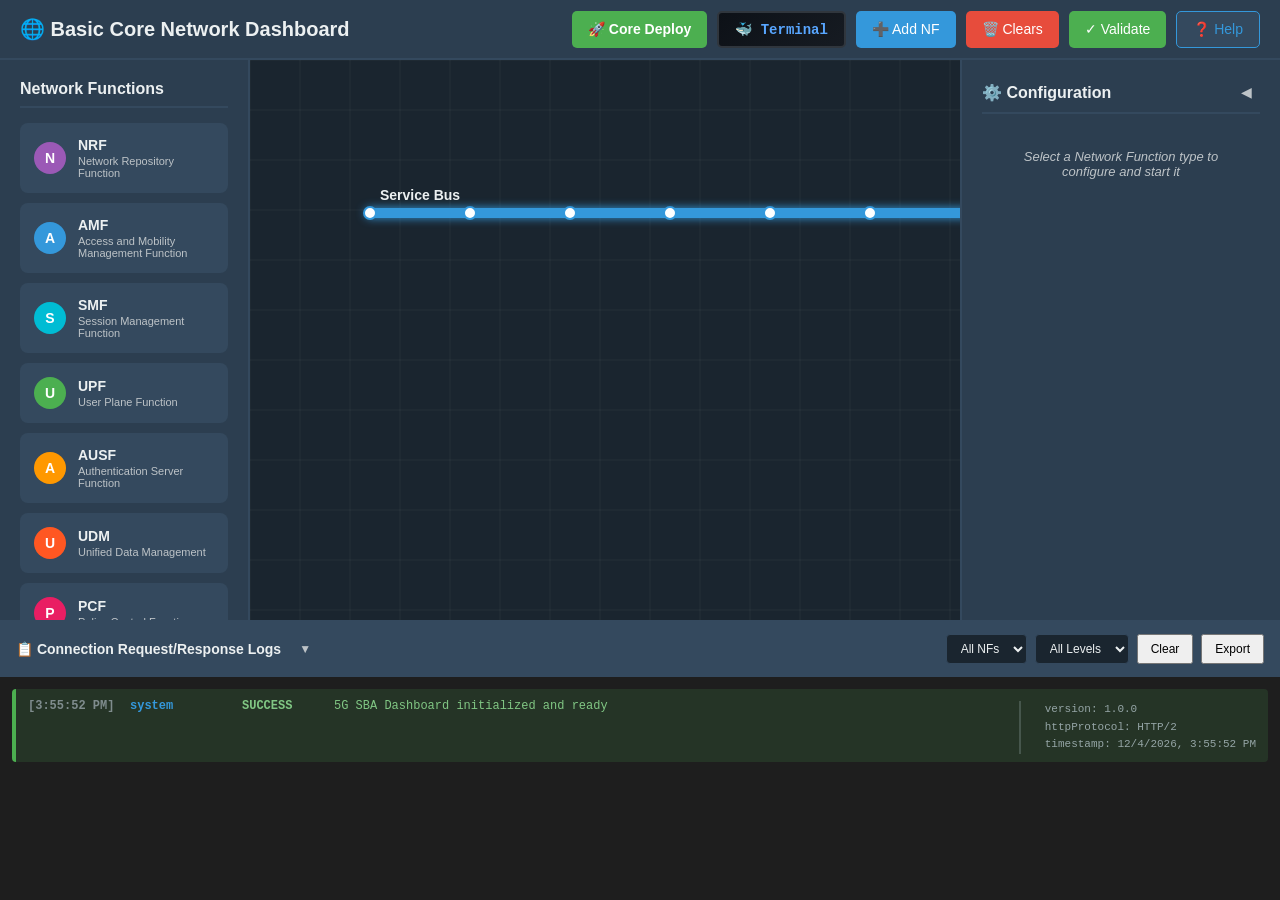
<file: simulation/index.html>
<!DOCTYPE html>
<html lang="en">

<head>
    <meta charset="UTF-8">
    <meta name="viewport" content="width=device-width, initial-scale=1.0">
    <title>5G SBA Network Dashboard</title>
    <link rel="stylesheet" href="css/main.css?v=4">
</head>

<body>
    <!-- Main Container -->
    <div class="dashboard-container">

        <!-- Top Toolbar -->
        <div class="toolbar">
            <div class="toolbar-left">
                <h1>🌐 Basic Core Network Dashboard</h1>
            </div>
            <div class="toolbar-right">
                <button id="btn-core-deploy" class="btn btn-success">🚀 Core Deploy</button>
                <!-- Main Docker Terminal (controls NFs by command) -->
                <button id="btn-docker-terminal" class="btn btn-docker-terminal" title="Open Main Docker Terminal">🐳 Terminal</button>
                <!-- Main action buttons -->
                <button id="btn-add-nf" class="btn btn-primary">➕ Add NF</button>
                <button id="btn-clear" class="btn btn-danger">🗑️ Clears</button>
                <button id="btn-validate" class="btn btn-info">✓ Validate</button>
                <button id="btn-help" class="btn btn-secondary">❓ Help</button>
            </div>
        </div>


        <!-- Main Content Area -->
        <div class="main-content">

            <!-- Left Sidebar - NF Palette -->
            <div class="sidebar-left">
                <h3>Network Functions</h3>
                <div class="nf-palette">
                    <!-- NF types will be dynamically added here -->
                </div>

                <div class="connection-controls">
                    <h3>Create Connection</h3>
                    <button id="btn-select-source" class="btn btn-block">Select Source</button>
                    <button id="btn-select-destination" class="btn btn-block" disabled>Select Destination</button>
                    <button id="btn-cancel-connection" class="btn btn-block btn-cancel"
                        style="display:none;">Cancel</button>
                </div>
            </div>

            <!-- Center Canvas Area -->
            <div class="canvas-container">
                <canvas id="main-canvas"></canvas>

                <!-- Canvas overlay messages -->
                <div id="canvas-message" class="canvas-message"></div>
            </div>

            <!-- Right Sidebar - Configuration Panel -->
            <div class="sidebar-right">
                <div id="config-panel" class="config-panel">
                    <div class="config-panel-header">
                        <h3>⚙️ Configuration</h3>
                        <button id="btn-toggle-config" class="btn-toggle-config" title="Hide/Show Configuration Panel (Ctrl+K)">
                            <span id="config-toggle-icon">◀</span>
                        </button>
                    </div>
                    <!-- Configuration form will be dynamically inserted here -->
                    <div id="config-form">
                        <p class="hint">Select a Network Function type to configure and start it</p>
                    </div>
                </div>
            </div>

        </div>

        <!-- Bottom Log Panel -->
        <div class="log-panel" id="log-panel">
            <div class="log-panel-header">
                <div class="log-header-left">
                    <h3>📋 Connection Request/Response Logs</h3>
                    <button id="btn-toggle-logs" class="btn-toggle-logs" title="Hide/Show Logs (Ctrl+L)">
                        <span id="toggle-icon">▼</span>
                    </button>
                </div>
                <div class="log-controls">
                    <select id="log-filter-nf">
                        <option value="all">All NFs</option>
                    </select>
                    <select id="log-filter-level">
                        <option value="all">All Levels</option>
                        <option value="ERROR">Errors</option>
                        <option value="WARNING">Warnings</option>
                        <option value="INFO">Info</option>
                        <option value="SUCCESS">Success</option>
                    </select>
                    <button id="btn-clear-logs" class="btn-small">Clear</button>
                    <button id="btn-export-logs" class="btn-small">Export</button>
                </div>
            </div>
            <div id="log-content" class="log-content">
                <!-- Logs will be dynamically added here -->
            </div>
        </div>

    </div>

    <!-- Modal for Adding NF -->
    <div id="add-nf-modal" class="modal" style="display:none;">
        <div class="modal-content">
            <h2>Select Network Function Type</h2>
            <div id="nf-grid" class="nf-grid">
                <!-- NF selection buttons will be added here -->
            </div>
            <button id="modal-cancel" class="btn btn-secondary">Cancel</button>
        </div>
    </div>

    <!-- Hidden file input for loading topology -->
    <input type="file" id="file-input-topology" accept=".json" style="display: none;">

    <!-- Help Modal -->
    <div id="help-modal" class="modal" style="display:none;">
        <div class="modal-content help-modal-content">
            <h2>📚 5G Service-Based Architecture Guide</h2>
            <div class="help-content">
                <div class="help-section">
                    <h3>🐳 Method 1: Terminal Deployment</h3>
                    <ol class="help-steps">
                        <li>Open the SBA Dashboard and click the <strong>Terminal</strong> button.</li>
                        <li>Run <code>docker compose -f docker-compose.yml up -d</code> to deploy all NFs.</li>
                        <li>Verify network creation using <code>docker network ls</code>.</li>
                        <li>Check NF IP allocation using <code>docker network inspect oaiworkshop</code>.</li>
                        <li>Stop all NFs using <code>docker compose -f docker-compose.yml down</code>.</li>
                    </ol>
                </div>
                <div class="help-section">
                    <h3>🖱️ Method 2: Manual NF Configuration</h3>
                    <ol class="help-steps">
                        <li>Select an NF from the dashboard to configure manually.</li>
                        <li>Enter IP, port, and protocol, then click <strong>Start NF</strong>.</li>
                        <li>Wait a few seconds for the NF to stabilize and connect.</li>
                        <li>Repeat the process to start all required NFs.</li>
                    </ol>
                </div>
                <div class="help-section">
                    <h3>🚀 Method 3: One-Click Core Deploy</h3>
                    <ol class="help-steps">
                        <li>Use <strong>Core Deploy</strong> button for one-click deployment of all NFs.</li>
                        <li>Check logs to confirm all NFs are started and connected.</li>
                    </ol>
                </div>
                <div class="help-section">
                    <h3>📡 Connectivity Test</h3>
                    <ol class="help-steps">
                        <li>Open an NF terminal and run <code>ping &lt;Target_NF_IP&gt;</code> to test connectivity.</li>
                        <li>Ensure replies with 0% packet loss to confirm stable communication.</li>
                    </ol>
                </div>
                <div class="help-section" style="margin-top:16px; padding:12px; background:#1a252f; border-radius:8px; text-align:center;">
                    <a>For More Detailes</a><a href="../procedure.html" target="_blank" style="color:#4fc3f7; font-size:15px; text-decoration:none;">
                        📄 View Full Procedures 
                    </a>
                </div>
            </div>
            <button id="help-close" class="btn btn-primary btn-block">Close</button>
        </div>
    </div>

    <!-- Load all JavaScript files in correct order -->
    <script src="js/data-store.js?v=4"></script>
    <script src="js/nf-manager.js?v=4"></script>
    <script src="js/connection-manager.js?v=4"></script>
    <script src="js/bus-manager.js?v=4"></script>
    <script src="js/ping-manager.js?v=4"></script>
    <script src="js/log-engine.js?v=4"></script>
    <script src="js/canvas-renderer.js?v=4"></script>
    <script src="js/docker.js?v=4"></script>
    <script src="js/ui-controller.js?v=4"></script>
    <script src="js/app.js?v=4"></script>
<script src="../assets/js/iframeResize.js"></script>
        
        </body>

</html>
</file>
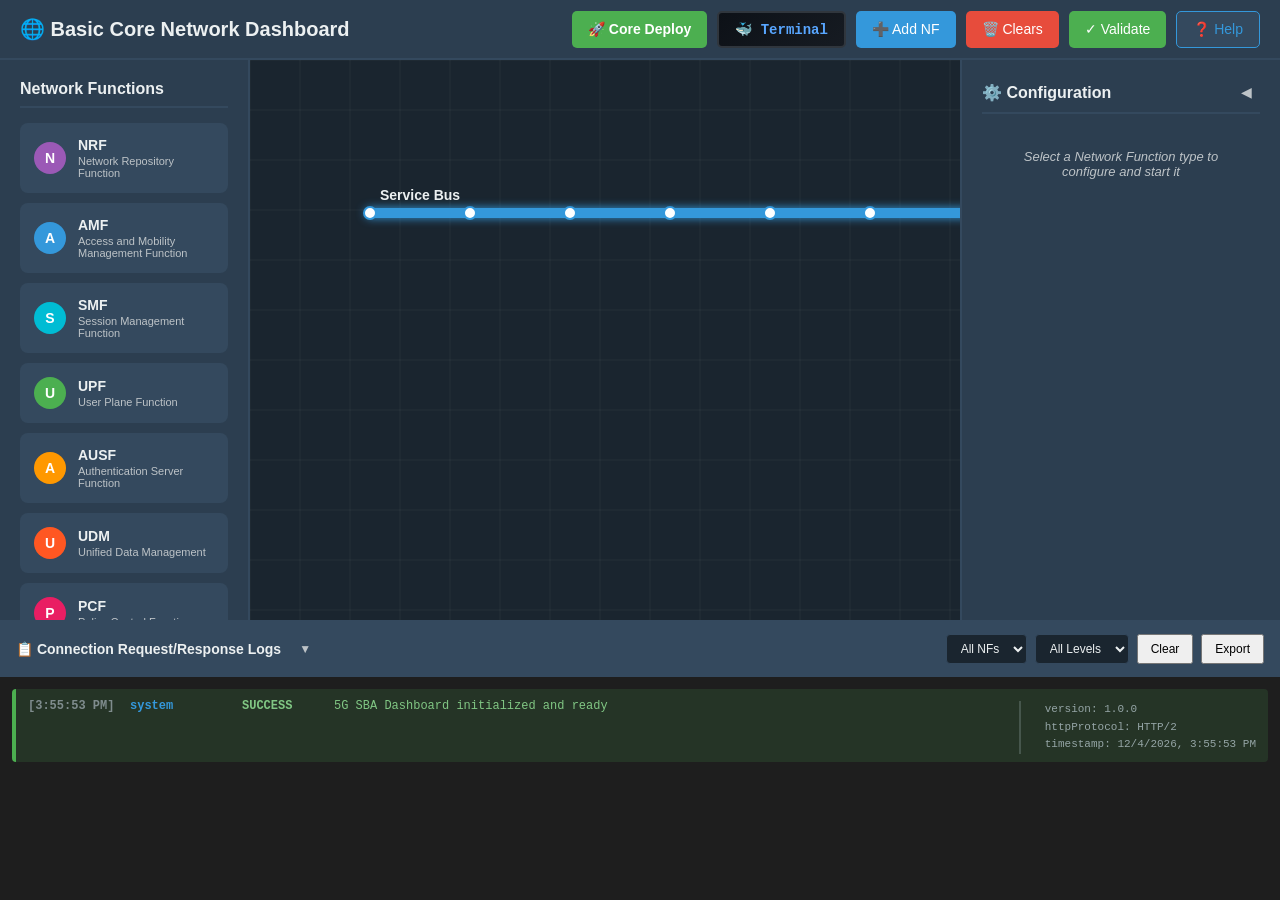
<file: experiment/simulation/index.html>
<!DOCTYPE html>
<html lang="en">

<head>
    <meta charset="UTF-8">
    <meta name="viewport" content="width=device-width, initial-scale=1.0">
    <title>5G SBA Network Dashboard</title>
    <link rel="stylesheet" href="css/main.css?v=4">
</head>

<body>
    <!-- Main Container -->
    <div class="dashboard-container">

        <!-- Top Toolbar -->
        <div class="toolbar">
            <div class="toolbar-left">
                <h1>🌐 Basic Core Network Dashboard</h1>
            </div>
            <div class="toolbar-right">
                <button id="btn-core-deploy" class="btn btn-success">🚀 Core Deploy</button>
                <!-- Main Docker Terminal (controls NFs by command) -->
                <button id="btn-docker-terminal" class="btn btn-docker-terminal" title="Open Main Docker Terminal">🐳 Terminal</button>
                <!-- Main action buttons -->
                <button id="btn-add-nf" class="btn btn-primary">➕ Add NF</button>
                <button id="btn-clear" class="btn btn-danger">🗑️ Clears</button>
                <button id="btn-validate" class="btn btn-info">✓ Validate</button>
                <button id="btn-help" class="btn btn-secondary">❓ Help</button>
            </div>
        </div>


        <!-- Main Content Area -->
        <div class="main-content">

            <!-- Left Sidebar - NF Palette -->
            <div class="sidebar-left">
                <h3>Network Functions</h3>
                <div class="nf-palette">
                    <!-- NF types will be dynamically added here -->
                </div>

                <div class="connection-controls">
                    <h3>Create Connection</h3>
                    <button id="btn-select-source" class="btn btn-block">Select Source</button>
                    <button id="btn-select-destination" class="btn btn-block" disabled>Select Destination</button>
                    <button id="btn-cancel-connection" class="btn btn-block btn-cancel"
                        style="display:none;">Cancel</button>
                </div>
            </div>

            <!-- Center Canvas Area -->
            <div class="canvas-container">
                <canvas id="main-canvas"></canvas>

                <!-- Canvas overlay messages -->
                <div id="canvas-message" class="canvas-message"></div>
            </div>

            <!-- Right Sidebar - Configuration Panel -->
            <div class="sidebar-right">
                <div id="config-panel" class="config-panel">
                    <div class="config-panel-header">
                        <h3>⚙️ Configuration</h3>
                        <button id="btn-toggle-config" class="btn-toggle-config" title="Hide/Show Configuration Panel (Ctrl+K)">
                            <span id="config-toggle-icon">◀</span>
                        </button>
                    </div>
                    <!-- Configuration form will be dynamically inserted here -->
                    <div id="config-form">
                        <p class="hint">Select a Network Function type to configure and start it</p>
                    </div>
                </div>
            </div>

        </div>

        <!-- Bottom Log Panel -->
        <div class="log-panel" id="log-panel">
            <div class="log-panel-header">
                <div class="log-header-left">
                    <h3>📋 Connection Request/Response Logs</h3>
                    <button id="btn-toggle-logs" class="btn-toggle-logs" title="Hide/Show Logs (Ctrl+L)">
                        <span id="toggle-icon">▼</span>
                    </button>
                </div>
                <div class="log-controls">
                    <select id="log-filter-nf">
                        <option value="all">All NFs</option>
                    </select>
                    <select id="log-filter-level">
                        <option value="all">All Levels</option>
                        <option value="ERROR">Errors</option>
                        <option value="WARNING">Warnings</option>
                        <option value="INFO">Info</option>
                        <option value="SUCCESS">Success</option>
                    </select>
                    <button id="btn-clear-logs" class="btn-small">Clear</button>
                    <button id="btn-export-logs" class="btn-small">Export</button>
                </div>
            </div>
            <div id="log-content" class="log-content">
                <!-- Logs will be dynamically added here -->
            </div>
        </div>

    </div>

    <!-- Modal for Adding NF -->
    <div id="add-nf-modal" class="modal" style="display:none;">
        <div class="modal-content">
            <h2>Select Network Function Type</h2>
            <div id="nf-grid" class="nf-grid">
                <!-- NF selection buttons will be added here -->
            </div>
            <button id="modal-cancel" class="btn btn-secondary">Cancel</button>
        </div>
    </div>

    <!-- Hidden file input for loading topology -->
    <input type="file" id="file-input-topology" accept=".json" style="display: none;">

    <!-- Help Modal -->
    <div id="help-modal" class="modal" style="display:none;">
        <div class="modal-content help-modal-content">
            <h2>📚 5G Service-Based Architecture Guide</h2>
            <div class="help-content">
                <div class="help-section">
                    <h3>🐳 Method 1: Terminal Deployment</h3>
                    <ol class="help-steps">
                        <li>Open the SBA Dashboard and click the <strong>Terminal</strong> button.</li>
                        <li>Run <code>docker compose -f docker-compose.yml up -d</code> to deploy all NFs.</li>
                        <li>Verify network creation using <code>docker network ls</code>.</li>
                        <li>Check NF IP allocation using <code>docker network inspect oaiworkshop</code>.</li>
                        <li>Stop all NFs using <code>docker compose -f docker-compose.yml down</code>.</li>
                    </ol>
                </div>
                <div class="help-section">
                    <h3>🖱️ Method 2: Manual NF Configuration</h3>
                    <ol class="help-steps">
                        <li>Select an NF from the dashboard to configure manually.</li>
                        <li>Enter IP, port, and protocol, then click <strong>Start NF</strong>.</li>
                        <li>Wait a few seconds for the NF to stabilize and connect.</li>
                        <li>Repeat the process to start all required NFs.</li>
                    </ol>
                </div>
                <div class="help-section">
                    <h3>🚀 Method 3: One-Click Core Deploy</h3>
                    <ol class="help-steps">
                        <li>Use <strong>Core Deploy</strong> button for one-click deployment of all NFs.</li>
                        <li>Check logs to confirm all NFs are started and connected.</li>
                    </ol>
                </div>
                <div class="help-section">
                    <h3>📡 Connectivity Test</h3>
                    <ol class="help-steps">
                        <li>Open an NF terminal and run <code>ping &lt;Target_NF_IP&gt;</code> to test connectivity.</li>
                        <li>Ensure replies with 0% packet loss to confirm stable communication.</li>
                    </ol>
                </div>
                <div class="help-section" style="margin-top:16px; padding:12px; background:#1a252f; border-radius:8px; text-align:center;">
                    <a>For More Detailes</a><a href="../procedure.html" target="_blank" style="color:#4fc3f7; font-size:15px; text-decoration:none;">
                        📄 View Full Procedures 
                    </a>
                </div>
            </div>
            <button id="help-close" class="btn btn-primary btn-block">Close</button>
        </div>
    </div>

    <!-- Load all JavaScript files in correct order -->
    <script src="js/data-store.js?v=4"></script>
    <script src="js/nf-manager.js?v=4"></script>
    <script src="js/connection-manager.js?v=4"></script>
    <script src="js/bus-manager.js?v=4"></script>
    <script src="js/ping-manager.js?v=4"></script>
    <script src="js/log-engine.js?v=4"></script>
    <script src="js/canvas-renderer.js?v=4"></script>
    <script src="js/docker.js?v=4"></script>
    <script src="js/ui-controller.js?v=4"></script>
    <script src="js/app.js?v=4"></script>
</body>

</html>
</file>
<file: simulation/css/main.css>
/* ============================================
   5G SBA Dashboard Styles
   ============================================ */

/* CSS Variables for theming */
:root {
    --bg-primary: #1a252f;
    --bg-secondary: #2c3e50;
    --bg-tertiary: #34495e;
    --text-primary: #ecf0f1;
    --text-secondary: #bdc3c7;
    --border-color: #34495e;
    --accent-blue: #3498db;
    --accent-green: #4caf50;
    --accent-red: #e74c3c;
    --accent-orange: #ff9800;
    --accent-purple: #9b59b6;
}

/* Global Reset */
* {
    margin: 0;
    padding: 0;
    box-sizing: border-box;
}

body {
    font-family: 'Segoe UI', Tahoma, Geneva, Verdana, sans-serif;
    background: var(--bg-primary);
    color: var(--text-primary);
    overflow: hidden;
}

/* ============================================
   Dashboard Container
   ============================================ */
.dashboard-container {
    display: flex;
    flex-direction: column;
    height: 100vh;
    width: 100vw;
}

/* ============================================
   Toolbar (Top Bar)
   ============================================ */
.toolbar {
    background: var(--bg-secondary);
    border-bottom: 2px solid var(--border-color);
    padding: 12px 20px;
    display: flex;
    justify-content: space-between;
    align-items: center;
    height: 60px;
}

.toolbar-left h1 {
    font-size: 20px;
    font-weight: 600;
    color: var(--text-primary);
}

.toolbar-right {
    display: flex;
    gap: 10px;
}

/* ============================================
   Buttons
   ============================================ */
.btn {
    padding: 8px 16px;
    border: none;
    border-radius: 5px;
    font-size: 14px;
    font-weight: 500;
    cursor: pointer;
    transition: all 0.3s ease;
    outline: none;
}

.btn:hover {
    transform: translateY(-2px);
    box-shadow: 0 4px 8px rgba(0, 0, 0, 0.3);
}

.btn:active {
    transform: translateY(0);
}

.btn-primary {
    background: var(--accent-blue);
    color: white;
}

.btn-secondary {
    background: var(--bg-tertiary);
    color: var(--text-primary);
}

.btn-danger {
    background: var(--accent-red);
    color: white;
}

.btn-info {
    background: var(--accent-green);
    color: white;
}

.btn-warning {
    background: var(--accent-orange);
    color: white;
}

.btn-block {
    width: 100%;
    margin-bottom: 8px;
}

.btn-small {
    padding: 6px 12px;
    font-size: 12px;
}

.btn-cancel {
    background: var(--accent-orange);
    color: white;
}

button:disabled {
    opacity: 0.5;
    cursor: not-allowed;
}

/* ============================================
   Main Content Area
   ============================================ */
.main-content {
    display: flex;
    flex: 1;
    overflow: hidden;
}

/* ============================================
   Left Sidebar (NF Palette)
   ============================================ */
.sidebar-left {
    width: 250px;
    background: var(--bg-secondary);
    border-right: 2px solid var(--border-color);
    padding: 20px;
    overflow-y: auto;
}

.sidebar-left h3 {
    font-size: 16px;
    margin-bottom: 15px;
    color: var(--text-primary);
    border-bottom: 2px solid var(--border-color);
    padding-bottom: 8px;
}

.nf-palette {
    display: flex;
    flex-direction: column;
    gap: 10px;
    margin-bottom: 30px;
}

.nf-palette-item {
    padding: 12px;
    background: var(--bg-tertiary);
    border-radius: 8px;
    border: 2px solid transparent;
    cursor: pointer;
    transition: all 0.3s ease;
    display: flex;
    align-items: center;
    gap: 12px;
}

.nf-palette-item:hover {
    border-color: var(--accent-blue);
    transform: translateX(5px);
}

.nf-icon-small {
    width: 32px;
    height: 32px;
    border-radius: 50%;
    display: flex;
    align-items: center;
    justify-content: center;
    font-weight: bold;
    font-size: 14px;
    color: white;
}

.nf-palette-item .nf-label {
    flex: 1;
}

.nf-palette-item .nf-name {
    font-weight: 600;
    font-size: 14px;
}

.nf-palette-item .nf-desc {
    font-size: 11px;
    color: var(--text-secondary);
    margin-top: 2px;
}

/* Connection Controls */
.connection-controls {
    margin-top: 20px;
}

/* ============================================
   Canvas Container (Center)
   ============================================ */
.canvas-container {
    flex: 1;
    background: var(--bg-primary);
    position: relative;
    overflow: hidden;
    display: flex;
    flex-direction: column;
}

#main-canvas {
    width: 100%;
    height: 100%;
    display: block;
    cursor: default;
    flex: 1;
}

.canvas-message {
    position: absolute;
    top: 20px;
    left: 50%;
    transform: translateX(-50%);
    background: rgba(52, 152, 219, 0.9);
    color: white;
    padding: 12px 24px;
    border-radius: 8px;
    font-size: 14px;
    font-weight: 500;
    display: none;
    z-index: 10;
    animation: fadeIn 0.3s ease;
}

.canvas-message.show {
    display: block;
}

@keyframes fadeIn {
    from { opacity: 0; transform: translateX(-50%) translateY(-10px); }
    to { opacity: 1; transform: translateX(-50%) translateY(0); }
}

/* ============================================
   Right Sidebar (Configuration Panel)
   ============================================ */
.sidebar-right {
    width: 320px;
    background: var(--bg-secondary);
    border-left: 2px solid var(--border-color);
    padding: 20px;
    overflow-y: auto;
}

/* Config panel h3 styles moved to .config-panel-header h3 */

.hint {
    color: var(--text-secondary);
    font-size: 13px;
    font-style: italic;
    text-align: center;
    padding: 20px;
}

#config-form {
    display: flex;
    flex-direction: column;
    gap: 15px;
}

.form-group {
    display: flex;
    flex-direction: column;
    gap: 6px;
}

.form-group label {
    font-size: 13px;
    font-weight: 500;
    color: var(--text-secondary);
}

.form-group input,
.form-group select {
    padding: 10px;
    background: var(--bg-tertiary);
    border: 1px solid var(--border-color);
    border-radius: 5px;
    color: var(--text-primary);
    font-size: 14px;
}

.form-group input:focus,
.form-group select:focus {
    outline: none;
    border-color: var(--accent-blue);
}

/* Configuration Panel Header and Toggle */
.config-panel-header {
    display: flex;
    justify-content: space-between;
    align-items: center;
    margin-bottom: 15px;
    padding-bottom: 8px;
    border-bottom: 2px solid var(--border-color);
}

.config-panel-header h3 {
    font-size: 16px;
    margin: 0;
    color: var(--text-primary);
}

.btn-toggle-config {
    background: none;
    border: none;
    color: var(--text-secondary);
    cursor: pointer;
    padding: 4px 8px;
    border-radius: 4px;
    font-size: 14px;
    transition: all 0.2s ease;
    min-width: 24px;
    text-align: center;
}

.btn-toggle-config:hover {
    background: var(--bg-primary);
    color: var(--text-primary);
}

/* Configuration Panel Collapsed State */
.sidebar-right.collapsed {
    width: 40px;
    padding: 20px 8px;
    transition: width 0.3s ease, padding 0.3s ease;
}

.sidebar-right.collapsed .config-panel-header h3 {
    display: none;
}

.sidebar-right.collapsed #config-form {
    display: none;
}

.sidebar-right.collapsed .btn-toggle-config {
    transform: rotate(180deg);
}

/* ============================================
   Log Panel (Bottom)
   ============================================ */
.log-panel {
    height: 280px;
    background: var(--bg-secondary);
    border-top: 2px solid var(--border-color);
    display: flex;
    flex-direction: column;
    transition: height 0.3s ease;
}

.log-panel.collapsed {
    height: 45px;
}

.log-panel-header {
    padding: 12px 16px;
    background: var(--bg-tertiary);
    border-bottom: 1px solid var(--border-color);
    display: flex;
    justify-content: space-between;
    align-items: center;
    min-height: 45px;
}

.log-header-left {
    display: flex;
    align-items: center;
    gap: 10px;
}

.log-panel-header h3 {
    font-size: 14px;
    font-weight: 600;
    margin: 0;
}

.btn-toggle-logs {
    background: none;
    border: none;
    color: var(--text-secondary);
    cursor: pointer;
    padding: 4px 8px;
    border-radius: 4px;
    font-size: 12px;
    transition: all 0.2s ease;
}

.btn-toggle-logs:hover {
    background: var(--bg-primary);
    color: var(--text-primary);
}

.log-content {
    flex: 1;
    overflow-y: auto;
    transition: opacity 0.3s ease;
}

.log-panel.collapsed .log-content {
    opacity: 0;
    pointer-events: none;
}

.log-panel.collapsed .log-controls {
    opacity: 0.5;
    pointer-events: none;
}

.log-controls {
    display: flex;
    gap: 8px;
    align-items: center;
}

.log-controls select {
    padding: 6px 10px;
    background: var(--bg-primary);
    border: 1px solid var(--border-color);
    border-radius: 4px;
    color: var(--text-primary);
    font-size: 12px;
}

.log-content {
    flex: 1;
    padding: 12px;
    overflow-y: auto;
    font-family: 'Courier New', 'Consolas', monospace;
    font-size: 12px;
    line-height: 1.6;
    background: #1e1e1e;
}

/* Log Entry Styles */
.log-entry {
    padding: 8px 12px;
    margin-bottom: 6px;
    border-left: 4px solid;
    border-radius: 4px;
    display: flex;
    gap: 12px;
    animation: slideIn 0.3s ease;
    font-family: 'Courier New', monospace;
}

@keyframes slideIn {
    from {
        opacity: 0;
        transform: translateX(-20px);
    }
    to {
        opacity: 1;
        transform: translateX(0);
    }
}

.log-entry.ERROR {
    background: rgba(231, 76, 60, 0.15);
    border-left-color: #e74c3c;
    color: #ff6b6b;
}

.log-entry.WARNING {
    background: rgba(255, 152, 0, 0.15);
    border-left-color: #ff9800;
    color: #ffa726;
}

.log-entry.INFO {
    background: rgba(52, 152, 219, 0.15);
    border-left-color: #3498db;
    color: #74b9ff;
}

.log-entry.SUCCESS {
    background: rgba(76, 175, 80, 0.15);
    border-left-color: #4caf50;
    color: #81c784;
}

.log-entry.DEBUG {
    background: rgba(149, 165, 166, 0.1);
    border-left-color: #95a5a6;
    color: #bdc3c7;
}

.log-timestamp {
    color: #7f8c8d;
    min-width: 90px;
    font-weight: 600;
}

.log-nf-name {
    color: #3498db;
    font-weight: bold;
    min-width: 100px;
}

.log-level {
    font-weight: bold;
    min-width: 80px;
}

.log-message {
    flex: 1;
    color: inherit;
}

.log-details {
    font-size: 11px;
    color: #95a5a6;
    margin-top: 4px;
    padding-left: 24px;
    border-left: 2px solid rgba(149, 165, 166, 0.3);
}

/* Enhanced styles for request/response logs */
.log-entry:hover {
    background: rgba(255, 255, 255, 0.08);
    transform: translateX(2px);
    transition: all 0.2s ease;
}

/* Request logs - Orange accent */
.log-entry .log-message:contains("[REQ]") {
    position: relative;
    font-weight: 600;
}

.log-entry:has(.log-message:contains("[REQ]")) {
    border-left-width: 6px;
    border-left-color: #f39c12 !important;
    background: rgba(243, 156, 18, 0.12);
}

.log-entry:has(.log-message:contains("[REQ]")) .log-level {
    color: #f39c12;
}

/* Response logs - Green accent */
.log-entry:has(.log-message:contains("[RESP]")) {
    border-left-width: 6px;
    border-left-color: #27ae60 !important;
    background: rgba(39, 174, 96, 0.12);
}

.log-entry:has(.log-message:contains("[RESP]")) .log-level {
    color: #27ae60;
}

/* Processing logs - Purple accent */
.log-entry:has(.log-message:contains("[PROC]")) {
    border-left-width: 6px;
    border-left-color: #8e44ad !important;
    background: rgba(142, 68, 173, 0.12);
}

.log-entry:has(.log-message:contains("[PROC]")) .log-level {
    color: #8e44ad;
}

/* Info logs - Cyan accent */
.log-entry:has(.log-message:contains("[INFO]")) {
    border-left-width: 6px;
    border-left-color: #17a2b8 !important;
    background: rgba(23, 162, 184, 0.12);
}

.log-entry:has(.log-message:contains("[INFO]")) .log-level {
    color: #17a2b8;
}

/* Warning logs - Red accent for errors */
.log-entry:has(.log-message:contains("[WARN]")) {
    border-left-width: 6px;
    border-left-color: #dc3545 !important;
    background: rgba(220, 53, 69, 0.12);
}

.log-entry:has(.log-message:contains("[WARN]")) .log-level {
    color: #dc3545;
}

/* Connection sequence visual grouping */
.log-entry[data-request-id] {
    position: relative;
}

.log-entry[data-request-id]::before {
    content: "";
    position: absolute;
    left: -2px;
    top: 0;
    bottom: 0;
    width: 2px;
    background: linear-gradient(to bottom, 
        transparent 0%, 
        rgba(52, 152, 219, 0.3) 20%, 
        rgba(52, 152, 219, 0.6) 50%, 
        rgba(52, 152, 219, 0.3) 80%, 
        transparent 100%);
}

/* Request ID highlighting in details */
.log-details div:contains("requestId") {
    color: #f39c12;
    font-weight: 600;
}

.log-details div:contains("sessionId") {
    color: #27ae60;
    font-weight: 600;
}

.log-details div:contains("timestamp") {
    color: #95a5a6;
    font-style: italic;
}

/* Scrollbar Styling */
.log-content::-webkit-scrollbar,
.sidebar-left::-webkit-scrollbar,
.sidebar-right::-webkit-scrollbar {
    width: 8px;
}

.log-content::-webkit-scrollbar-track,
.sidebar-left::-webkit-scrollbar-track,
.sidebar-right::-webkit-scrollbar-track {
    background: var(--bg-primary);
}

.log-content::-webkit-scrollbar-thumb,
.sidebar-left::-webkit-scrollbar-thumb,
.sidebar-right::-webkit-scrollbar-thumb {
    background: var(--bg-tertiary);
    border-radius: 4px;
}

.log-content::-webkit-scrollbar-thumb:hover,
.sidebar-left::-webkit-scrollbar-thumb:hover,
.sidebar-right::-webkit-scrollbar-thumb:hover {
    background: #4a5f7f;
}

/* ============================================
   Deployment Progress Modal
   ============================================ */
.deployment-progress-modal {
    max-width: 600px;
    width: 90%;
    text-align: center;
}

.deployment-status {
    margin: 20px 0;
}

.progress-container {
    margin-bottom: 30px;
}

.progress-bar {
    width: 100%;
    height: 20px;
    background: var(--bg-tertiary);
    border-radius: 10px;
    overflow: hidden;
    margin-bottom: 10px;
    border: 2px solid var(--border-color);
}

.progress-fill {
    height: 100%;
    background: linear-gradient(90deg, var(--accent-blue), var(--accent-green));
    width: 0%;
    transition: width 0.5s ease;
    border-radius: 8px;
}

.progress-text {
    color: var(--text-primary);
    font-weight: 500;
    font-size: 14px;
}

.deployment-steps {
    text-align: left;
    max-width: 400px;
    margin: 0 auto;
}

.step-item {
    display: flex;
    align-items: center;
    gap: 12px;
    padding: 8px 0;
    border-bottom: 1px solid var(--border-color);
    transition: all 0.3s ease;
}

.step-item:last-child {
    border-bottom: none;
}

.step-item.completed {
    color: var(--accent-green);
}

.step-icon {
    font-size: 16px;
    width: 20px;
    text-align: center;
}

.step-text {
    flex: 1;
    font-size: 14px;
}

/* ============================================
   Connection Interface Preview Modal
   ============================================ */
.interface-preview-modal {
    max-width: 700px;
    width: 90%;
}

.connection-overview {
    margin-bottom: 20px;
    padding: 20px;
    background: var(--bg-tertiary);
    border-radius: 8px;
}

.connection-flow {
    display: flex;
    align-items: center;
    justify-content: space-between;
    gap: 20px;
}

.nf-preview {
    display: flex;
    align-items: center;
    gap: 12px;
    padding: 15px;
    background: var(--bg-secondary);
    border-radius: 8px;
    border: 2px solid var(--border-color);
    min-width: 200px;
}

.nf-preview .nf-icon {
    width: 50px;
    height: 50px;
    border-radius: 50%;
    display: flex;
    align-items: center;
    justify-content: center;
    color: white;
    font-weight: bold;
    font-size: 18px;
}

.nf-details {
    flex: 1;
}

.nf-details .nf-name {
    font-weight: bold;
    font-size: 16px;
    color: var(--text-primary);
    margin-bottom: 4px;
}

.nf-details .nf-type {
    font-size: 14px;
    color: var(--accent-blue);
    margin-bottom: 4px;
}

.nf-details .nf-ip {
    font-size: 12px;
    color: var(--text-secondary);
    font-family: 'Courier New', monospace;
}

.connection-arrow {
    display: flex;
    flex-direction: column;
    align-items: center;
    gap: 8px;
    min-width: 150px;
}

.interface-info {
    text-align: center;
    padding: 10px;
    background: var(--bg-primary);
    border-radius: 6px;
    border: 1px solid var(--accent-blue);
}

.interface-name {
    font-weight: bold;
    color: var(--accent-blue);
    font-size: 14px;
    margin-bottom: 4px;
}

.interface-protocol {
    font-size: 12px;
    color: var(--accent-green);
    margin-bottom: 2px;
}

.interface-type {
    font-size: 11px;
    color: var(--text-secondary);
}

.arrow {
    font-size: 24px;
    color: var(--accent-blue);
    font-weight: bold;
}

.interface-details {
    margin-bottom: 20px;
}

.interface-details h3 {
    color: var(--text-primary);
    margin-bottom: 15px;
    font-size: 18px;
}

.detail-grid {
    display: grid;
    grid-template-columns: 1fr 1fr;
    gap: 12px;
    margin-bottom: 15px;
}

.detail-item {
    display: flex;
    justify-content: space-between;
    align-items: center;
    padding: 8px 12px;
    background: var(--bg-tertiary);
    border-radius: 4px;
}

.detail-item label {
    font-weight: 500;
    color: var(--text-secondary);
    font-size: 13px;
}

.detail-item span {
    color: var(--text-primary);
    font-size: 13px;
    font-family: 'Courier New', monospace;
}

.status-ready {
    color: var(--accent-green) !important;
    font-family: inherit !important;
}

.interface-description {
    padding: 15px;
    background: var(--bg-tertiary);
    border-radius: 6px;
    border-left: 4px solid var(--accent-blue);
}

.interface-description h4 {
    color: var(--text-primary);
    margin-bottom: 8px;
    font-size: 14px;
}

.interface-description p {
    color: var(--text-secondary);
    font-size: 13px;
    line-height: 1.4;
}

.modal-actions {
    display: flex;
    gap: 12px;
    justify-content: flex-end;
}

.modal-actions .btn {
    min-width: 140px;
}

/* Responsive design for smaller screens */
@media (max-width: 768px) {
    .connection-flow {
        flex-direction: column;
        gap: 15px;
    }
    
    .connection-arrow {
        transform: rotate(90deg);
    }
    
    .detail-grid {
        grid-template-columns: 1fr;
    }
    
    .nf-preview {
        min-width: auto;
        width: 100%;
    }
}

/* ============================================
   Modal Styles
   ============================================ */
.modal {
    position: fixed;
    top: 0;
    left: 0;
    width: 100vw;
    height: 100vh;
    background: rgba(0, 0, 0, 0.7);
    display: flex;
    justify-content: center;
    align-items: center;
    z-index: 1000;
}

.modal-content {
    background: var(--bg-secondary);
    padding: 30px;
    border-radius: 12px;
    max-width: 600px;
    width: 90%;
    box-shadow: 0 8px 24px rgba(0, 0, 0, 0.5);
}

.modal-content h2 {
    font-size: 20px;
    margin-bottom: 20px;
    text-align: center;
}

.nf-grid {
    display: grid;
    grid-template-columns: repeat(3, 1fr);
    gap: 15px;
    margin-bottom: 20px;
}

.nf-select-btn {
    padding: 20px;
    background: var(--bg-tertiary);
    border: 2px solid transparent;
    border-radius: 10px;
    cursor: pointer;
    transition: all 0.3s ease;
    display: flex;
    flex-direction: column;
    align-items: center;
    gap: 10px;
    color: var(--text-primary);
}

.nf-select-btn:hover {
    border-color: var(--accent-blue);
    transform: translateY(-5px);
    box-shadow: 0 5px 15px rgba(52, 152, 219, 0.3);
}

.nf-select-btn .nf-icon {
    width: 60px;
    height: 60px;
    border-radius: 50%;
    display: flex;
    align-items: center;
    justify-content: center;
    font-size: 24px;
    font-weight: bold;
    color: white;
}

.nf-select-btn .nf-label {
    font-size: 14px;
    font-weight: 600;
}

/* ============================================
   Responsive Design
   ============================================ */
@media (max-width: 1200px) {
    .sidebar-left {
        width: 200px;
    }
    
    .sidebar-right {
        width: 280px;
    }
}

@media (max-width: 768px) {
    .main-content {
        flex-direction: column;
    }
    
    .sidebar-left,
    .sidebar-right {
        width: 100%;
        height: 200px;
    }
    
    .log-panel {
        height: 150px;
    }
}
/* =======
=====================================
   HTTP Protocol Dropdown Special Styling
   ============================================ */
#config-http-protocol {
    background: var(--bg-tertiary);
    border: 2px solid #3498db;
    color: var(--text-primary);
    font-weight: 600;
    padding: 12px;
    font-size: 14px;
    border-radius: 5px;
    cursor: pointer;
    transition: all 0.3s ease;
}

#config-http-protocol:hover {
    border-color: #2980b9;
    background: #2c3e50;
}

#config-http-protocol:focus {
    outline: none;
    border-color: #3498db;
    box-shadow: 0 0 0 3px rgba(52, 152, 219, 0.2);
}

/* Highlight protocol field */
.form-group:has(#config-http-protocol) {
    background: rgba(52, 152, 219, 0.05);
    padding: 12px;
    border-radius: 8px;
    border: 1px solid rgba(52, 152, 219, 0.2);
}

.form-group:has(#config-http-protocol) label {
    color: #3498db;
    font-weight: 600;
}/* ====
========================================
   Help Modal Styling
   ============================================ */
.help-modal-content {
    max-width: 900px;
    max-height: 80vh;
    overflow-y: auto;
}

.help-content {
    margin: 20px 0;
}

.help-section {
    margin-bottom: 25px;
    padding: 15px;
    background: var(--bg-tertiary);
    border-radius: 8px;
    border-left: 4px solid var(--accent-blue);
}

.help-section h3 {
    margin-bottom: 15px;
    color: var(--accent-blue);
    font-size: 16px;
}

.architecture-diagram {
    text-align: center;
    margin: 15px 0;
    padding: 15px;
    background: #1a252f;
    border-radius: 8px;
}

.help-steps {
    list-style: none;
    counter-reset: step-counter;
    padding-left: 0;
}

.help-steps li {
    counter-increment: step-counter;
    margin-bottom: 12px;
    padding-left: 40px;
    position: relative;
    line-height: 1.5;
}

.help-steps li::before {
    content: counter(step-counter);
    position: absolute;
    left: 0;
    top: 0;
    background: var(--accent-blue);
    color: white;
    width: 25px;
    height: 25px;
    border-radius: 50%;
    display: flex;
    align-items: center;
    justify-content: center;
    font-weight: bold;
    font-size: 12px;
}

.help-list {
    list-style: none;
    padding-left: 0;
}

.help-list li {
    margin-bottom: 10px;
    padding: 8px 12px;
    background: var(--bg-primary);
    border-radius: 5px;
    border-left: 3px solid var(--accent-green);
}

.connection-type {
    font-weight: bold;
    padding: 2px 6px;
    border-radius: 3px;
    margin-right: 8px;
}

.connection-type.nf-bus {
    background: rgba(46, 204, 113, 0.2);
    color: #2ecc71;
}

.connection-type.bus-nf {
    background: rgba(52, 152, 219, 0.2);
    color: #3498db;
}

.connection-type.bus-bus {
    background: rgba(255, 152, 0, 0.2);
    color: #ff9800;
}

.connection-type.nf-nf {
    background: rgba(155, 89, 182, 0.2);
    color: #9b59b6;
}

/* Help button styling */
#btn-help {
    background: var(--bg-tertiary);
    border: 1px solid var(--accent-blue);
    color: var(--accent-blue);
}

#btn-help:hover {
    background: var(--accent-blue);
    color: white;
}
/* ==
==========================================
   New Configuration Panel Styles
   ============================================ */

.config-hint {
    background: rgba(52, 152, 219, 0.1);
    border: 1px solid rgba(52, 152, 219, 0.3);
    border-radius: 6px;
    padding: 12px;
    margin-bottom: 15px;
    font-size: 13px;
    color: var(--accent-blue);
    text-align: center;
}

.btn-success {
    background: var(--accent-green);
    color: white;
    font-weight: 600;
}

.btn-success:hover {
    background: #45a049;
    transform: translateY(-2px);
    box-shadow: 0 4px 12px rgba(76, 175, 80, 0.3);
}

.form-group input[required] {
    border-left: 3px solid var(--accent-blue);
}

.form-group input[required]:invalid {
    border-left-color: var(--accent-red);
}

.form-group input[required]:valid {
    border-left-color: var(--accent-green);
}

/* Enhanced form styling for new NF configuration */
#config-form h4 {
    color: var(--text-primary);
    font-size: 18px;
    margin-bottom: 10px;
    text-align: center;
    border-bottom: 2px solid var(--accent-blue);
    padding-bottom: 8px;
}

/* Button animations */
.btn-success {
    position: relative;
    overflow: hidden;
}

.btn-success::before {
    content: '';
    position: absolute;
    top: 0;
    left: -100%;
    width: 100%;
    height: 100%;
    background: linear-gradient(90deg, transparent, rgba(255,255,255,0.2), transparent);
    transition: left 0.5s;
}

.btn-success:hover::before {
    left: 100%;
}
/* =
===========================================
   Ping Troubleshooting Section Styles
   ============================================ */
.troubleshoot-section {
    margin-top: 25px;
    padding: 20px;
    background: rgba(52, 152, 219, 0.05);
    border: 2px solid rgba(52, 152, 219, 0.2);
    border-radius: 10px;
    position: relative;
}

.troubleshoot-section::before {
    content: '';
    position: absolute;
    top: -2px;
    left: -2px;
    right: -2px;
    bottom: -2px;
    background: linear-gradient(45deg, #3498db, #2ecc71, #f39c12, #e74c3c);
    border-radius: 10px;
    z-index: -1;
    opacity: 0.3;
    animation: troubleshootGlow 3s ease-in-out infinite alternate;
}

@keyframes troubleshootGlow {
    0% { opacity: 0.2; }
    100% { opacity: 0.4; }
}

.troubleshoot-section h4 {
    color: var(--accent-blue);
    font-size: 16px;
    margin-bottom: 10px;
    text-align: center;
    font-weight: 600;
    text-shadow: 0 0 10px rgba(52, 152, 219, 0.3);
}

.troubleshoot-section .config-hint {
    background: rgba(52, 152, 219, 0.15);
    border: 1px solid rgba(52, 152, 219, 0.4);
    color: #74b9ff;
    font-size: 12px;
    margin-bottom: 15px;
}

.troubleshoot-section .form-group {
    margin-bottom: 15px;
}

.troubleshoot-section .form-group input {
    background: var(--bg-primary);
    border: 2px solid rgba(52, 152, 219, 0.3);
    color: var(--text-primary);
    transition: all 0.3s ease;
}

.troubleshoot-section .form-group input:focus {
    border-color: var(--accent-blue);
    box-shadow: 0 0 0 3px rgba(52, 152, 219, 0.2);
    background: rgba(52, 152, 219, 0.05);
}

.troubleshoot-section .form-group input::placeholder {
    color: var(--text-secondary);
    opacity: 0.7;
}

/* Ping Button Styles */
.troubleshoot-section .btn {
    margin-bottom: 8px;
    font-weight: 600;
    position: relative;
    overflow: hidden;
    transition: all 0.3s ease;
}

.troubleshoot-section .btn:disabled {
    opacity: 0.6;
    cursor: not-allowed;
    transform: none;
}

.troubleshoot-section .btn:disabled:hover {
    transform: none;
    box-shadow: none;
}

/* Ping Target Button */
#btn-ping-target {
    background: linear-gradient(135deg, #3498db, #2980b9);
    color: white;
    border: none;
}

#btn-ping-target:hover:not(:disabled) {
    background: linear-gradient(135deg, #2980b9, #1f4e79);
    box-shadow: 0 4px 15px rgba(52, 152, 219, 0.4);
}

/* Network Ping Button */
#btn-ping-network {
    background: linear-gradient(135deg, #2ecc71, #27ae60);
    color: white;
    border: none;
}

#btn-ping-network:hover:not(:disabled) {
    background: linear-gradient(135deg, #27ae60, #1e8449);
    box-shadow: 0 4px 15px rgba(46, 204, 113, 0.4);
}

/* Ping History Button */
#btn-ping-history {
    background: linear-gradient(135deg, #f39c12, #e67e22);
    color: white;
    border: none;
}

#btn-ping-history:hover:not(:disabled) {
    background: linear-gradient(135deg, #e67e22, #d35400);
    box-shadow: 0 4px 15px rgba(243, 156, 18, 0.4);
}

/* Button Loading Animation */
.troubleshoot-section .btn:disabled::after {
    content: '';
    position: absolute;
    top: 50%;
    left: 50%;
    width: 16px;
    height: 16px;
    margin: -8px 0 0 -8px;
    border: 2px solid transparent;
    border-top: 2px solid rgba(255, 255, 255, 0.8);
    border-radius: 50%;
    animation: buttonSpin 1s linear infinite;
}

@keyframes buttonSpin {
    0% { transform: rotate(0deg); }
    100% { transform: rotate(360deg); }
}

/* Ping Input Field Enhancement */
#ping-target-ip {
    font-family: 'Courier New', monospace;
    font-size: 14px;
    letter-spacing: 0.5px;
}

#ping-target-ip:valid {
    border-color: var(--accent-green);
    background: rgba(46, 204, 113, 0.05);
}

#ping-target-ip:invalid:not(:placeholder-shown) {
    border-color: var(--accent-red);
    background: rgba(231, 76, 60, 0.05);
}

/* Responsive adjustments for troubleshooting section */
@media (max-width: 768px) {
    .troubleshoot-section {
        margin-top: 15px;
        padding: 15px;
    }
    
    .troubleshoot-section .btn {
        font-size: 13px;
        padding: 10px 12px;
    }
}/* 
============================================
   Command Input Terminal Styles
   ============================================ */
.log-command-input {
    background: #1e1e1e;
    border-top: 2px solid var(--accent-blue);
    padding: 0;
    font-family: 'Courier New', monospace;
    animation: slideUp 0.3s ease;
}

@keyframes slideUp {
    from {
        opacity: 0;
        transform: translateY(20px);
    }
    to {
        opacity: 1;
        transform: translateY(0);
    }
}

.command-input-header {
    background: var(--bg-tertiary);
    padding: 8px 12px;
    display: flex;
    justify-content: space-between;
    align-items: center;
    border-bottom: 1px solid var(--border-color);
}

.command-input-header span {
    color: var(--accent-blue);
    font-weight: bold;
    font-size: 12px;
}

.btn-close-terminal {
    background: none;
    border: none;
    color: var(--text-secondary);
    cursor: pointer;
    font-size: 16px;
    padding: 2px 6px;
    border-radius: 3px;
    transition: all 0.2s ease;
}

.btn-close-terminal:hover {
    background: var(--accent-red);
    color: white;
}

.command-input-line {
    display: flex;
    align-items: center;
    padding: 10px 12px;
    background: #1e1e1e;
}

.command-prompt {
    color: var(--accent-green);
    font-weight: bold;
    margin-right: 8px;
    font-size: 14px;
}

#command-input {
    flex: 1;
    background: transparent;
    border: none;
    color: var(--text-primary);
    font-family: 'Courier New', monospace;
    font-size: 14px;
    padding: 6px 8px;
    outline: none;
}

#command-input::placeholder {
    color: var(--text-secondary);
    opacity: 0.6;
}

#command-input:focus {
    background: rgba(52, 152, 219, 0.05);
    border-radius: 3px;
}

.btn-execute {
    background: var(--accent-blue);
    border: none;
    color: white;
    padding: 6px 10px;
    border-radius: 4px;
    cursor: pointer;
    font-size: 12px;
    margin-left: 8px;
    transition: all 0.2s ease;
}

.btn-execute:hover {
    background: #f6f6f7;
    transform: scale(1.05);
}

.btn-execute:active {
    transform: scale(0.95);
}

/* Terminal command suggestions */
.command-suggestions {
    position: absolute;
    bottom: 100%;
    left: 0;
    right: 0;
    background: var(--bg-secondary);
    border: 1px solid var(--border-color);
    border-bottom: none;
    max-height: 120px;
    overflow-y: auto;
    z-index: 10;
}

.command-suggestion {
    padding: 8px 12px;
    cursor: pointer;
    font-family: 'Courier New', monospace;
    font-size: 12px;
    border-bottom: 1px solid var(--border-color);
    transition: background 0.2s ease;
}

.command-suggestion:hover {
    background: var(--accent-blue);
    color: white;
}

.command-suggestion:last-child {
    border-bottom: none;
}

/* Enhanced log panel when terminal is active */
.log-panel.terminal-active {
    border-top-color: var(--accent-blue);
    box-shadow: 0 -2px 10px rgba(52, 152, 219, 0.2);
}

.log-panel.terminal-active .log-panel-header {
    background: linear-gradient(135deg, var(--bg-tertiary), rgba(52, 152, 219, 0.1));
}/* ==
==========================================
   Windows Terminal Styles
   ============================================ */
.windows-terminal-modal {
    position: fixed;
    top: 0;
    left: 0;
    width: 100vw;
    height: 100vh;
    background: rgba(0, 0, 0, 0.7);
    display: flex;
    justify-content: center;
    align-items: center;
    z-index: 2000;
    opacity: 0;
    transition: opacity 0.3s ease;
}

.windows-terminal-modal.show {
    opacity: 1;
}

.windows-terminal-window {
    width: 800px;
    height: 600px;
    background: #000000;
    border: 2px solid #404040;
    border-radius: 8px 8px 0 0;
    box-shadow: 0 8px 32px rgba(0, 0, 0, 0.8);
    display: flex;
    flex-direction: column;
    font-family: 'Consolas', 'Courier New', monospace;
    transform: scale(0.9);
    transition: transform 0.3s ease;
}

.windows-terminal-modal.show .windows-terminal-window {
    transform: scale(1);
}

.windows-terminal-titlebar {
    background: linear-gradient(to bottom, #404040, #2a2a2a);
    height: 30px;
    display: flex;
    justify-content: space-between;
    align-items: center;
    padding: 0 10px;
    border-radius: 6px 6px 0 0;
    border-bottom: 1px solid #1a1a1a;
}

.terminal-title {
    color: #ffffff;
    font-size: 12px;
    font-weight: normal;
    display: flex;
    align-items: center;
    gap: 8px;
}

.terminal-icon {
    font-size: 10px;
}

.terminal-controls {
    display: flex;
    gap: 2px;
}

.terminal-btn {
    width: 18px;
    height: 18px;
    border: none;
    font-size: 12px;
    font-weight: bold;
    cursor: pointer;
    display: flex;
    align-items: center;
    justify-content: center;
    transition: background 0.2s ease;
}

.terminal-btn.minimize {
    background: #404040;
    color: #ffffff;
}

.terminal-btn.minimize:hover {
    background: #505050;
}

.terminal-btn.maximize {
    background: #404040;
    color: #ffffff;
}

.terminal-btn.maximize:hover {
    background: #505050;
}

.terminal-btn.close {
    background: #e74c3c;
    color: #ffffff;
}

.terminal-btn.close:hover {
    background: #c0392b;
}

.windows-terminal-content {
    flex: 1;
    background: #000000;
    color: #00ff00;
    overflow-y: auto;
    padding: 10px;
    font-size: 14px;
    line-height: 1.2;
    font-family: 'Consolas', 'Courier New', monospace;
}

.windows-terminal-content::-webkit-scrollbar {
    width: 12px;
}

.windows-terminal-content::-webkit-scrollbar-track {
    background: #1a1a1a;
}

.windows-terminal-content::-webkit-scrollbar-thumb {
    background: #404040;
    border-radius: 6px;
}

.windows-terminal-content::-webkit-scrollbar-thumb:hover {
    background: #505050;
}

.terminal-header {
    color: #ffffff;
    margin-bottom: 10px;
    font-size: 13px;
}

.terminal-output {
    font-family: 'Consolas', 'Courier New', monospace;
}

.terminal-line {
    margin: 2px 0;
    white-space: pre-wrap;
    word-wrap: break-word;
    font-family: 'Consolas', 'Courier New', monospace;
}

.terminal-command {
    color: #ffffff;
    font-weight: bold;
}

.terminal-info {
    color: #ffffff;
}

.terminal-success {
    color: #00ff00;
}

.terminal-error {
    color: #ff6b6b;
}

.terminal-blank {
    height: 14px;
}

.terminal-input-wrapper {
    display: flex;
    align-items: center;
    background: #000000;
    padding: 4px 0;
    margin-top: 4px;
}

.terminal-prompt {
    color: #ffffff;
    margin-right: 8px;
    font-weight: bold;
    white-space: nowrap;
    font-family: 'Consolas', 'Courier New', monospace;
}

.terminal-input {
    flex: 1;
    background: transparent;
    border: none;
    color: #ffffff;
    font-family: 'Consolas', 'Courier New', monospace;
    font-size: 14px;
    outline: none;
    caret-color: #ffffff;
    min-width: 0;
}

.terminal-input:disabled {
    color: #666666;
    cursor: not-allowed;
}

.terminal-input:disabled::placeholder {
    color: #888888;
    font-style: italic;
}

.terminal-input::selection {
    background: #ecedee;
    color: #ffffff;
}

/* Terminal scrollbar */
.terminal-output::-webkit-scrollbar {
    width: 12px;
}

.terminal-output::-webkit-scrollbar-track {
    background: #1a1a1a;
}

.terminal-output::-webkit-scrollbar-thumb {
    background: #404040;
    border-radius: 6px;
}

.terminal-output::-webkit-scrollbar-thumb:hover {
    background: #505050;
}

/* Terminal button styling */
.btn-terminal {
    background: linear-gradient(135deg, #000000, #2a2a2a);
    color: #00ff00;
    border: 2px solid #404040;
    font-family: 'Consolas', 'Courier New', monospace;
    font-weight: bold;
    position: relative;
    overflow: hidden;
}

.btn-terminal:hover:not(:disabled) {
    background: linear-gradient(135deg, #1a1a1a, #404040);
    border-color: #00ff00;
    box-shadow: 0 4px 15px rgba(0, 255, 0, 0.3);
    color: #ffffff;
}

.btn-terminal::before {
    content: '';
    position: absolute;
    top: 0;
    left: -100%;
    width: 100%;
    height: 100%;
    background: linear-gradient(90deg, transparent, rgba(0, 255, 0, 0.2), transparent);
    transition: left 0.5s;
}

.btn-terminal:hover::before {
    left: 100%;
}

/* Responsive terminal */
@media (max-width: 900px) {
    .windows-terminal-window {
        width: 95vw;
        height: 80vh;
    }
}

@media (max-width: 600px) {
    .windows-terminal-window {
        width: 100vw;
        height: 100vh;
        border-radius: 0;
    }
    
    .windows-terminal-content {
        font-size: 12px;
    }
    
    .terminal-input {
        font-size: 12px;
    }
}
/* ============================================
   Auto-Assignment Indicators
   ============================================ */
.auto-assigned {
    color: #2ecc71;
    font-size: 10px;
    font-weight: normal;
    background: rgba(46, 204, 113, 0.1);
    padding: 2px 6px;
    border-radius: 3px;
    margin-left: 8px;
    animation: pulse 2s infinite;
}

@keyframes pulse {
    0% { opacity: 0.7; }
    50% { opacity: 1; }
    100% { opacity: 0.7; }
}

/* Enhanced form group styling for auto-assigned fields */
.form-group:has(.auto-assigned) {
    background: rgba(46, 204, 113, 0.03);
    border: 1px solid rgba(46, 204, 113, 0.2);
    border-radius: 6px;
    padding: 12px;
    margin-bottom: 15px;
}

.form-group:has(.auto-assigned) input {
    border-color: rgba(46, 204, 113, 0.4);
    background: rgba(46, 204, 113, 0.05);
}

.form-group:has(.auto-assigned) input:focus {
    border-color: #2ecc71;
    box-shadow: 0 0 0 3px rgba(46, 204, 113, 0.2);
}

/* ============================================
   Docker Terminal Styles (Main Terminal - distinct from NF Windows terminals)
   ============================================ */
.docker-terminal-modal {
    position: fixed;
    top: 0;
    left: 0;
    width: 100vw;
    height: 100vh;
    background: rgba(0, 0, 0, 0.7);
    display: flex;
    justify-content: center;
    align-items: center;
    z-index: 2001;
    opacity: 0;
    transition: opacity 0.3s ease;
}

.docker-terminal-modal.show {
    opacity: 1;
}

.docker-terminal-window {
    position: fixed;
    left: 50%;
    top: 50%;
    width: 900px;
    height: 700px;
    background: #0d1117;
    border: 2px solid #30363d;
    border-radius: 8px 8px 0 0;
    box-shadow: 0 8px 32px rgba(0, 0, 0, 0.8);
    display: flex;
    flex-direction: column;
    font-family: 'Consolas', 'Courier New', monospace;
    transform: translate(-50%, -50%) scale(0.9);
    transition: transform 0.3s ease;
}

.docker-terminal-modal.show .docker-terminal-window {
    transform: translate(-50%, -50%) scale(1);
}

.docker-terminal-titlebar {
    background: linear-gradient(to bottom, #161b22, #0d1117);
    height: 35px;
    display: flex;
    justify-content: space-between;
    align-items: center;
    padding: 0 12px;
    border-radius: 6px 6px 0 0;
    border-bottom: 1px solid #30363d;
}

.docker-terminal-title {
    color: #c9d1d9;
    font-size: 13px;
    font-weight: 500;
    display: flex;
    align-items: center;
    gap: 8px;
}

.docker-terminal-icon {
    font-size: 14px;
}

.docker-terminal-controls {
    display: flex;
    gap: 4px;
}

.docker-terminal-btn {
    width: 20px;
    height: 20px;
    border: none;
    font-size: 13px;
    font-weight: bold;
    cursor: pointer;
    display: flex;
    align-items: center;
    justify-content: center;
    transition: background 0.2s ease;
    border-radius: 3px;
}

.docker-terminal-btn.minimize {
    background: #30363d;
    color: #c9d1d9;
}

.docker-terminal-btn.minimize:hover {
    background: #484f58;
}

.docker-terminal-btn.maximize {
    background: #30363d;
    color: #c9d1d9;
}

.docker-terminal-btn.maximize:hover {
    background: #484f58;
}

.docker-terminal-btn.close {
    background: #da3633;
    color: #ffffff;
}

.docker-terminal-btn.close:hover {
    background: #f85149;
}

.docker-terminal-content {
    flex: 1;
    background: #0d1117;
    color: #c9d1d9;
    overflow-y: auto;
    padding: 12px;
    font-size: 13px;
    line-height: 1.4;
    font-family: 'SF Mono', 'Monaco', 'Consolas', 'Courier New', monospace;
}

.docker-terminal-content::-webkit-scrollbar {
    width: 12px;
}

.docker-terminal-content::-webkit-scrollbar-track {
    background: #0d1117;
}

.docker-terminal-content::-webkit-scrollbar-thumb {
    background: #30363d;
    border-radius: 6px;
}

.docker-terminal-content::-webkit-scrollbar-thumb:hover {
    background: #484f58;
}

.docker-terminal-header {
    color: #7d8590;
    margin-bottom: 12px;
    font-size: 12px;
}

.docker-terminal-output {
    font-family: 'SF Mono', 'Monaco', 'Consolas', 'Courier New', monospace;
}

.docker-terminal-line {
    margin: 2px 0;
    white-space: pre-wrap;
    word-wrap: break-word;
    font-size: 13px;
    font-family: 'SF Mono', 'Monaco', 'Consolas', 'Courier New', monospace;
}

.docker-terminal-command {
    color: #f5f6f7;
    font-weight: 500;
}

.docker-terminal-info {
    color: #c9d1d9;
}

.docker-terminal-success {
    color: #3fb950;
}

.docker-terminal-warning {
    color: #d29922;
}

.docker-terminal-error {
    color: #f85149;
}

.docker-terminal-blank {
    height: 14px;
}

.docker-terminal-input-wrapper {
    display: flex;
    align-items: center;
    background: #0d1117;
    padding: 4px 0;
    margin-top: 4px;
}

.docker-terminal-prompt {
    color: #f0f1f3;
    margin-right: 8px;
    font-weight: 600;
    white-space: nowrap;
}

.docker-terminal-input {
    flex: 1;
    background: transparent;
    border: none;
    color: #c9d1d9;
    font-family: 'SF Mono', 'Monaco', 'Consolas', 'Courier New', monospace;
    font-size: 13px;
    outline: none;
    caret-color: #58a6ff;
    min-width: 0;
}

.docker-terminal-input::selection {
    background: #1f6feb;
    color: #ffffff;
}

.docker-terminal-output::-webkit-scrollbar {
    width: 12px;
}

.docker-terminal-output::-webkit-scrollbar-track {
    background: #0d1117;
}

.docker-terminal-output::-webkit-scrollbar-thumb {
    background: #30363d;
    border-radius: 6px;
}

.docker-terminal-output::-webkit-scrollbar-thumb:hover {
    background: #484f58;
}

.docker-terminal-resize-handle {
    position: absolute;
    bottom: 0;
    right: 0;
    width: 16px;
    height: 16px;
    cursor: nwse-resize;
    background: linear-gradient(135deg, transparent 50%, #30363d 50%);
    border-radius: 0 0 4px 0;
}

.docker-terminal-resize-handle:hover {
    background: linear-gradient(135deg, transparent 50%, #484f58 50%);
}

@media (max-width: 1000px) {
    .docker-terminal-window {
        width: 95vw;
        height: 85vh;
    }
}

@media (max-width: 600px) {
    .docker-terminal-window {
        width: 100vw;
        height: 100vh;
        border-radius: 0;
    }

    .docker-terminal-content {
        font-size: 12px;
    }

    .docker-terminal-input {
        font-size: 12px;
    }
}

/* Main Terminal button in header (distinct from per-NF terminal button) */
.btn-docker-terminal {
    background: linear-gradient(135deg, #0d1117, #161b22);
    color: #58a6ff;
    border: 2px solid #30363d;
    font-family: 'Consolas', 'Courier New', monospace;
    font-weight: 600;
}

.btn-docker-terminal:hover {
    background: linear-gradient(135deg, #161b22, #21262d);
    border-color: #58a6ff;
    box-shadow: 0 4px 15px rgba(88, 166, 255, 0.25);
    color: #c9d1d9;
}
</file>
<file: experiment/simulation/css/main.css>
/* ============================================
   5G SBA Dashboard Styles
   ============================================ */

/* CSS Variables for theming */
:root {
    --bg-primary: #1a252f;
    --bg-secondary: #2c3e50;
    --bg-tertiary: #34495e;
    --text-primary: #ecf0f1;
    --text-secondary: #bdc3c7;
    --border-color: #34495e;
    --accent-blue: #3498db;
    --accent-green: #4caf50;
    --accent-red: #e74c3c;
    --accent-orange: #ff9800;
    --accent-purple: #9b59b6;
}

/* Global Reset */
* {
    margin: 0;
    padding: 0;
    box-sizing: border-box;
}

body {
    font-family: 'Segoe UI', Tahoma, Geneva, Verdana, sans-serif;
    background: var(--bg-primary);
    color: var(--text-primary);
    overflow: hidden;
}

/* ============================================
   Dashboard Container
   ============================================ */
.dashboard-container {
    display: flex;
    flex-direction: column;
    height: 100vh;
    width: 100vw;
}

/* ============================================
   Toolbar (Top Bar)
   ============================================ */
.toolbar {
    background: var(--bg-secondary);
    border-bottom: 2px solid var(--border-color);
    padding: 12px 20px;
    display: flex;
    justify-content: space-between;
    align-items: center;
    height: 60px;
}

.toolbar-left h1 {
    font-size: 20px;
    font-weight: 600;
    color: var(--text-primary);
}

.toolbar-right {
    display: flex;
    gap: 10px;
}

/* ============================================
   Buttons
   ============================================ */
.btn {
    padding: 8px 16px;
    border: none;
    border-radius: 5px;
    font-size: 14px;
    font-weight: 500;
    cursor: pointer;
    transition: all 0.3s ease;
    outline: none;
}

.btn:hover {
    transform: translateY(-2px);
    box-shadow: 0 4px 8px rgba(0, 0, 0, 0.3);
}

.btn:active {
    transform: translateY(0);
}

.btn-primary {
    background: var(--accent-blue);
    color: white;
}

.btn-secondary {
    background: var(--bg-tertiary);
    color: var(--text-primary);
}

.btn-danger {
    background: var(--accent-red);
    color: white;
}

.btn-info {
    background: var(--accent-green);
    color: white;
}

.btn-warning {
    background: var(--accent-orange);
    color: white;
}

.btn-block {
    width: 100%;
    margin-bottom: 8px;
}

.btn-small {
    padding: 6px 12px;
    font-size: 12px;
}

.btn-cancel {
    background: var(--accent-orange);
    color: white;
}

button:disabled {
    opacity: 0.5;
    cursor: not-allowed;
}

/* ============================================
   Main Content Area
   ============================================ */
.main-content {
    display: flex;
    flex: 1;
    overflow: hidden;
}

/* ============================================
   Left Sidebar (NF Palette)
   ============================================ */
.sidebar-left {
    width: 250px;
    background: var(--bg-secondary);
    border-right: 2px solid var(--border-color);
    padding: 20px;
    overflow-y: auto;
}

.sidebar-left h3 {
    font-size: 16px;
    margin-bottom: 15px;
    color: var(--text-primary);
    border-bottom: 2px solid var(--border-color);
    padding-bottom: 8px;
}

.nf-palette {
    display: flex;
    flex-direction: column;
    gap: 10px;
    margin-bottom: 30px;
}

.nf-palette-item {
    padding: 12px;
    background: var(--bg-tertiary);
    border-radius: 8px;
    border: 2px solid transparent;
    cursor: pointer;
    transition: all 0.3s ease;
    display: flex;
    align-items: center;
    gap: 12px;
}

.nf-palette-item:hover {
    border-color: var(--accent-blue);
    transform: translateX(5px);
}

.nf-icon-small {
    width: 32px;
    height: 32px;
    border-radius: 50%;
    display: flex;
    align-items: center;
    justify-content: center;
    font-weight: bold;
    font-size: 14px;
    color: white;
}

.nf-palette-item .nf-label {
    flex: 1;
}

.nf-palette-item .nf-name {
    font-weight: 600;
    font-size: 14px;
}

.nf-palette-item .nf-desc {
    font-size: 11px;
    color: var(--text-secondary);
    margin-top: 2px;
}

/* Connection Controls */
.connection-controls {
    margin-top: 20px;
}

/* ============================================
   Canvas Container (Center)
   ============================================ */
.canvas-container {
    flex: 1;
    background: var(--bg-primary);
    position: relative;
    overflow: hidden;
    display: flex;
    flex-direction: column;
}

#main-canvas {
    width: 100%;
    height: 100%;
    display: block;
    cursor: default;
    flex: 1;
}

.canvas-message {
    position: absolute;
    top: 20px;
    left: 50%;
    transform: translateX(-50%);
    background: rgba(52, 152, 219, 0.9);
    color: white;
    padding: 12px 24px;
    border-radius: 8px;
    font-size: 14px;
    font-weight: 500;
    display: none;
    z-index: 10;
    animation: fadeIn 0.3s ease;
}

.canvas-message.show {
    display: block;
}

@keyframes fadeIn {
    from { opacity: 0; transform: translateX(-50%) translateY(-10px); }
    to { opacity: 1; transform: translateX(-50%) translateY(0); }
}

/* ============================================
   Right Sidebar (Configuration Panel)
   ============================================ */
.sidebar-right {
    width: 320px;
    background: var(--bg-secondary);
    border-left: 2px solid var(--border-color);
    padding: 20px;
    overflow-y: auto;
}

/* Config panel h3 styles moved to .config-panel-header h3 */

.hint {
    color: var(--text-secondary);
    font-size: 13px;
    font-style: italic;
    text-align: center;
    padding: 20px;
}

#config-form {
    display: flex;
    flex-direction: column;
    gap: 15px;
}

.form-group {
    display: flex;
    flex-direction: column;
    gap: 6px;
}

.form-group label {
    font-size: 13px;
    font-weight: 500;
    color: var(--text-secondary);
}

.form-group input,
.form-group select {
    padding: 10px;
    background: var(--bg-tertiary);
    border: 1px solid var(--border-color);
    border-radius: 5px;
    color: var(--text-primary);
    font-size: 14px;
}

.form-group input:focus,
.form-group select:focus {
    outline: none;
    border-color: var(--accent-blue);
}

/* Configuration Panel Header and Toggle */
.config-panel-header {
    display: flex;
    justify-content: space-between;
    align-items: center;
    margin-bottom: 15px;
    padding-bottom: 8px;
    border-bottom: 2px solid var(--border-color);
}

.config-panel-header h3 {
    font-size: 16px;
    margin: 0;
    color: var(--text-primary);
}

.btn-toggle-config {
    background: none;
    border: none;
    color: var(--text-secondary);
    cursor: pointer;
    padding: 4px 8px;
    border-radius: 4px;
    font-size: 14px;
    transition: all 0.2s ease;
    min-width: 24px;
    text-align: center;
}

.btn-toggle-config:hover {
    background: var(--bg-primary);
    color: var(--text-primary);
}

/* Configuration Panel Collapsed State */
.sidebar-right.collapsed {
    width: 40px;
    padding: 20px 8px;
    transition: width 0.3s ease, padding 0.3s ease;
}

.sidebar-right.collapsed .config-panel-header h3 {
    display: none;
}

.sidebar-right.collapsed #config-form {
    display: none;
}

.sidebar-right.collapsed .btn-toggle-config {
    transform: rotate(180deg);
}

/* ============================================
   Log Panel (Bottom)
   ============================================ */
.log-panel {
    height: 280px;
    background: var(--bg-secondary);
    border-top: 2px solid var(--border-color);
    display: flex;
    flex-direction: column;
    transition: height 0.3s ease;
}

.log-panel.collapsed {
    height: 45px;
}

.log-panel-header {
    padding: 12px 16px;
    background: var(--bg-tertiary);
    border-bottom: 1px solid var(--border-color);
    display: flex;
    justify-content: space-between;
    align-items: center;
    min-height: 45px;
}

.log-header-left {
    display: flex;
    align-items: center;
    gap: 10px;
}

.log-panel-header h3 {
    font-size: 14px;
    font-weight: 600;
    margin: 0;
}

.btn-toggle-logs {
    background: none;
    border: none;
    color: var(--text-secondary);
    cursor: pointer;
    padding: 4px 8px;
    border-radius: 4px;
    font-size: 12px;
    transition: all 0.2s ease;
}

.btn-toggle-logs:hover {
    background: var(--bg-primary);
    color: var(--text-primary);
}

.log-content {
    flex: 1;
    overflow-y: auto;
    transition: opacity 0.3s ease;
}

.log-panel.collapsed .log-content {
    opacity: 0;
    pointer-events: none;
}

.log-panel.collapsed .log-controls {
    opacity: 0.5;
    pointer-events: none;
}

.log-controls {
    display: flex;
    gap: 8px;
    align-items: center;
}

.log-controls select {
    padding: 6px 10px;
    background: var(--bg-primary);
    border: 1px solid var(--border-color);
    border-radius: 4px;
    color: var(--text-primary);
    font-size: 12px;
}

.log-content {
    flex: 1;
    padding: 12px;
    overflow-y: auto;
    font-family: 'Courier New', 'Consolas', monospace;
    font-size: 12px;
    line-height: 1.6;
    background: #1e1e1e;
}

/* Log Entry Styles */
.log-entry {
    padding: 8px 12px;
    margin-bottom: 6px;
    border-left: 4px solid;
    border-radius: 4px;
    display: flex;
    gap: 12px;
    animation: slideIn 0.3s ease;
    font-family: 'Courier New', monospace;
}

@keyframes slideIn {
    from {
        opacity: 0;
        transform: translateX(-20px);
    }
    to {
        opacity: 1;
        transform: translateX(0);
    }
}

.log-entry.ERROR {
    background: rgba(231, 76, 60, 0.15);
    border-left-color: #e74c3c;
    color: #ff6b6b;
}

.log-entry.WARNING {
    background: rgba(255, 152, 0, 0.15);
    border-left-color: #ff9800;
    color: #ffa726;
}

.log-entry.INFO {
    background: rgba(52, 152, 219, 0.15);
    border-left-color: #3498db;
    color: #74b9ff;
}

.log-entry.SUCCESS {
    background: rgba(76, 175, 80, 0.15);
    border-left-color: #4caf50;
    color: #81c784;
}

.log-entry.DEBUG {
    background: rgba(149, 165, 166, 0.1);
    border-left-color: #95a5a6;
    color: #bdc3c7;
}

.log-timestamp {
    color: #7f8c8d;
    min-width: 90px;
    font-weight: 600;
}

.log-nf-name {
    color: #3498db;
    font-weight: bold;
    min-width: 100px;
}

.log-level {
    font-weight: bold;
    min-width: 80px;
}

.log-message {
    flex: 1;
    color: inherit;
}

.log-details {
    font-size: 11px;
    color: #95a5a6;
    margin-top: 4px;
    padding-left: 24px;
    border-left: 2px solid rgba(149, 165, 166, 0.3);
}

/* Enhanced styles for request/response logs */
.log-entry:hover {
    background: rgba(255, 255, 255, 0.08);
    transform: translateX(2px);
    transition: all 0.2s ease;
}

/* Request logs - Orange accent */
.log-entry .log-message:contains("[REQ]") {
    position: relative;
    font-weight: 600;
}

.log-entry:has(.log-message:contains("[REQ]")) {
    border-left-width: 6px;
    border-left-color: #f39c12 !important;
    background: rgba(243, 156, 18, 0.12);
}

.log-entry:has(.log-message:contains("[REQ]")) .log-level {
    color: #f39c12;
}

/* Response logs - Green accent */
.log-entry:has(.log-message:contains("[RESP]")) {
    border-left-width: 6px;
    border-left-color: #27ae60 !important;
    background: rgba(39, 174, 96, 0.12);
}

.log-entry:has(.log-message:contains("[RESP]")) .log-level {
    color: #27ae60;
}

/* Processing logs - Purple accent */
.log-entry:has(.log-message:contains("[PROC]")) {
    border-left-width: 6px;
    border-left-color: #8e44ad !important;
    background: rgba(142, 68, 173, 0.12);
}

.log-entry:has(.log-message:contains("[PROC]")) .log-level {
    color: #8e44ad;
}

/* Info logs - Cyan accent */
.log-entry:has(.log-message:contains("[INFO]")) {
    border-left-width: 6px;
    border-left-color: #17a2b8 !important;
    background: rgba(23, 162, 184, 0.12);
}

.log-entry:has(.log-message:contains("[INFO]")) .log-level {
    color: #17a2b8;
}

/* Warning logs - Red accent for errors */
.log-entry:has(.log-message:contains("[WARN]")) {
    border-left-width: 6px;
    border-left-color: #dc3545 !important;
    background: rgba(220, 53, 69, 0.12);
}

.log-entry:has(.log-message:contains("[WARN]")) .log-level {
    color: #dc3545;
}

/* Connection sequence visual grouping */
.log-entry[data-request-id] {
    position: relative;
}

.log-entry[data-request-id]::before {
    content: "";
    position: absolute;
    left: -2px;
    top: 0;
    bottom: 0;
    width: 2px;
    background: linear-gradient(to bottom, 
        transparent 0%, 
        rgba(52, 152, 219, 0.3) 20%, 
        rgba(52, 152, 219, 0.6) 50%, 
        rgba(52, 152, 219, 0.3) 80%, 
        transparent 100%);
}

/* Request ID highlighting in details */
.log-details div:contains("requestId") {
    color: #f39c12;
    font-weight: 600;
}

.log-details div:contains("sessionId") {
    color: #27ae60;
    font-weight: 600;
}

.log-details div:contains("timestamp") {
    color: #95a5a6;
    font-style: italic;
}

/* Scrollbar Styling */
.log-content::-webkit-scrollbar,
.sidebar-left::-webkit-scrollbar,
.sidebar-right::-webkit-scrollbar {
    width: 8px;
}

.log-content::-webkit-scrollbar-track,
.sidebar-left::-webkit-scrollbar-track,
.sidebar-right::-webkit-scrollbar-track {
    background: var(--bg-primary);
}

.log-content::-webkit-scrollbar-thumb,
.sidebar-left::-webkit-scrollbar-thumb,
.sidebar-right::-webkit-scrollbar-thumb {
    background: var(--bg-tertiary);
    border-radius: 4px;
}

.log-content::-webkit-scrollbar-thumb:hover,
.sidebar-left::-webkit-scrollbar-thumb:hover,
.sidebar-right::-webkit-scrollbar-thumb:hover {
    background: #4a5f7f;
}

/* ============================================
   Deployment Progress Modal
   ============================================ */
.deployment-progress-modal {
    max-width: 600px;
    width: 90%;
    text-align: center;
}

.deployment-status {
    margin: 20px 0;
}

.progress-container {
    margin-bottom: 30px;
}

.progress-bar {
    width: 100%;
    height: 20px;
    background: var(--bg-tertiary);
    border-radius: 10px;
    overflow: hidden;
    margin-bottom: 10px;
    border: 2px solid var(--border-color);
}

.progress-fill {
    height: 100%;
    background: linear-gradient(90deg, var(--accent-blue), var(--accent-green));
    width: 0%;
    transition: width 0.5s ease;
    border-radius: 8px;
}

.progress-text {
    color: var(--text-primary);
    font-weight: 500;
    font-size: 14px;
}

.deployment-steps {
    text-align: left;
    max-width: 400px;
    margin: 0 auto;
}

.step-item {
    display: flex;
    align-items: center;
    gap: 12px;
    padding: 8px 0;
    border-bottom: 1px solid var(--border-color);
    transition: all 0.3s ease;
}

.step-item:last-child {
    border-bottom: none;
}

.step-item.completed {
    color: var(--accent-green);
}

.step-icon {
    font-size: 16px;
    width: 20px;
    text-align: center;
}

.step-text {
    flex: 1;
    font-size: 14px;
}

/* ============================================
   Connection Interface Preview Modal
   ============================================ */
.interface-preview-modal {
    max-width: 700px;
    width: 90%;
}

.connection-overview {
    margin-bottom: 20px;
    padding: 20px;
    background: var(--bg-tertiary);
    border-radius: 8px;
}

.connection-flow {
    display: flex;
    align-items: center;
    justify-content: space-between;
    gap: 20px;
}

.nf-preview {
    display: flex;
    align-items: center;
    gap: 12px;
    padding: 15px;
    background: var(--bg-secondary);
    border-radius: 8px;
    border: 2px solid var(--border-color);
    min-width: 200px;
}

.nf-preview .nf-icon {
    width: 50px;
    height: 50px;
    border-radius: 50%;
    display: flex;
    align-items: center;
    justify-content: center;
    color: white;
    font-weight: bold;
    font-size: 18px;
}

.nf-details {
    flex: 1;
}

.nf-details .nf-name {
    font-weight: bold;
    font-size: 16px;
    color: var(--text-primary);
    margin-bottom: 4px;
}

.nf-details .nf-type {
    font-size: 14px;
    color: var(--accent-blue);
    margin-bottom: 4px;
}

.nf-details .nf-ip {
    font-size: 12px;
    color: var(--text-secondary);
    font-family: 'Courier New', monospace;
}

.connection-arrow {
    display: flex;
    flex-direction: column;
    align-items: center;
    gap: 8px;
    min-width: 150px;
}

.interface-info {
    text-align: center;
    padding: 10px;
    background: var(--bg-primary);
    border-radius: 6px;
    border: 1px solid var(--accent-blue);
}

.interface-name {
    font-weight: bold;
    color: var(--accent-blue);
    font-size: 14px;
    margin-bottom: 4px;
}

.interface-protocol {
    font-size: 12px;
    color: var(--accent-green);
    margin-bottom: 2px;
}

.interface-type {
    font-size: 11px;
    color: var(--text-secondary);
}

.arrow {
    font-size: 24px;
    color: var(--accent-blue);
    font-weight: bold;
}

.interface-details {
    margin-bottom: 20px;
}

.interface-details h3 {
    color: var(--text-primary);
    margin-bottom: 15px;
    font-size: 18px;
}

.detail-grid {
    display: grid;
    grid-template-columns: 1fr 1fr;
    gap: 12px;
    margin-bottom: 15px;
}

.detail-item {
    display: flex;
    justify-content: space-between;
    align-items: center;
    padding: 8px 12px;
    background: var(--bg-tertiary);
    border-radius: 4px;
}

.detail-item label {
    font-weight: 500;
    color: var(--text-secondary);
    font-size: 13px;
}

.detail-item span {
    color: var(--text-primary);
    font-size: 13px;
    font-family: 'Courier New', monospace;
}

.status-ready {
    color: var(--accent-green) !important;
    font-family: inherit !important;
}

.interface-description {
    padding: 15px;
    background: var(--bg-tertiary);
    border-radius: 6px;
    border-left: 4px solid var(--accent-blue);
}

.interface-description h4 {
    color: var(--text-primary);
    margin-bottom: 8px;
    font-size: 14px;
}

.interface-description p {
    color: var(--text-secondary);
    font-size: 13px;
    line-height: 1.4;
}

.modal-actions {
    display: flex;
    gap: 12px;
    justify-content: flex-end;
}

.modal-actions .btn {
    min-width: 140px;
}

/* Responsive design for smaller screens */
@media (max-width: 768px) {
    .connection-flow {
        flex-direction: column;
        gap: 15px;
    }
    
    .connection-arrow {
        transform: rotate(90deg);
    }
    
    .detail-grid {
        grid-template-columns: 1fr;
    }
    
    .nf-preview {
        min-width: auto;
        width: 100%;
    }
}

/* ============================================
   Modal Styles
   ============================================ */
.modal {
    position: fixed;
    top: 0;
    left: 0;
    width: 100vw;
    height: 100vh;
    background: rgba(0, 0, 0, 0.7);
    display: flex;
    justify-content: center;
    align-items: center;
    z-index: 1000;
}

.modal-content {
    background: var(--bg-secondary);
    padding: 30px;
    border-radius: 12px;
    max-width: 600px;
    width: 90%;
    box-shadow: 0 8px 24px rgba(0, 0, 0, 0.5);
}

.modal-content h2 {
    font-size: 20px;
    margin-bottom: 20px;
    text-align: center;
}

.nf-grid {
    display: grid;
    grid-template-columns: repeat(3, 1fr);
    gap: 15px;
    margin-bottom: 20px;
}

.nf-select-btn {
    padding: 20px;
    background: var(--bg-tertiary);
    border: 2px solid transparent;
    border-radius: 10px;
    cursor: pointer;
    transition: all 0.3s ease;
    display: flex;
    flex-direction: column;
    align-items: center;
    gap: 10px;
    color: var(--text-primary);
}

.nf-select-btn:hover {
    border-color: var(--accent-blue);
    transform: translateY(-5px);
    box-shadow: 0 5px 15px rgba(52, 152, 219, 0.3);
}

.nf-select-btn .nf-icon {
    width: 60px;
    height: 60px;
    border-radius: 50%;
    display: flex;
    align-items: center;
    justify-content: center;
    font-size: 24px;
    font-weight: bold;
    color: white;
}

.nf-select-btn .nf-label {
    font-size: 14px;
    font-weight: 600;
}

/* ============================================
   Responsive Design
   ============================================ */
@media (max-width: 1200px) {
    .sidebar-left {
        width: 200px;
    }
    
    .sidebar-right {
        width: 280px;
    }
}

@media (max-width: 768px) {
    .main-content {
        flex-direction: column;
    }
    
    .sidebar-left,
    .sidebar-right {
        width: 100%;
        height: 200px;
    }
    
    .log-panel {
        height: 150px;
    }
}
/* =======
=====================================
   HTTP Protocol Dropdown Special Styling
   ============================================ */
#config-http-protocol {
    background: var(--bg-tertiary);
    border: 2px solid #3498db;
    color: var(--text-primary);
    font-weight: 600;
    padding: 12px;
    font-size: 14px;
    border-radius: 5px;
    cursor: pointer;
    transition: all 0.3s ease;
}

#config-http-protocol:hover {
    border-color: #2980b9;
    background: #2c3e50;
}

#config-http-protocol:focus {
    outline: none;
    border-color: #3498db;
    box-shadow: 0 0 0 3px rgba(52, 152, 219, 0.2);
}

/* Highlight protocol field */
.form-group:has(#config-http-protocol) {
    background: rgba(52, 152, 219, 0.05);
    padding: 12px;
    border-radius: 8px;
    border: 1px solid rgba(52, 152, 219, 0.2);
}

.form-group:has(#config-http-protocol) label {
    color: #3498db;
    font-weight: 600;
}/* ====
========================================
   Help Modal Styling
   ============================================ */
.help-modal-content {
    max-width: 900px;
    max-height: 80vh;
    overflow-y: auto;
}

.help-content {
    margin: 20px 0;
}

.help-section {
    margin-bottom: 25px;
    padding: 15px;
    background: var(--bg-tertiary);
    border-radius: 8px;
    border-left: 4px solid var(--accent-blue);
}

.help-section h3 {
    margin-bottom: 15px;
    color: var(--accent-blue);
    font-size: 16px;
}

.architecture-diagram {
    text-align: center;
    margin: 15px 0;
    padding: 15px;
    background: #1a252f;
    border-radius: 8px;
}

.help-steps {
    list-style: none;
    counter-reset: step-counter;
    padding-left: 0;
}

.help-steps li {
    counter-increment: step-counter;
    margin-bottom: 12px;
    padding-left: 40px;
    position: relative;
    line-height: 1.5;
}

.help-steps li::before {
    content: counter(step-counter);
    position: absolute;
    left: 0;
    top: 0;
    background: var(--accent-blue);
    color: white;
    width: 25px;
    height: 25px;
    border-radius: 50%;
    display: flex;
    align-items: center;
    justify-content: center;
    font-weight: bold;
    font-size: 12px;
}

.help-list {
    list-style: none;
    padding-left: 0;
}

.help-list li {
    margin-bottom: 10px;
    padding: 8px 12px;
    background: var(--bg-primary);
    border-radius: 5px;
    border-left: 3px solid var(--accent-green);
}

.connection-type {
    font-weight: bold;
    padding: 2px 6px;
    border-radius: 3px;
    margin-right: 8px;
}

.connection-type.nf-bus {
    background: rgba(46, 204, 113, 0.2);
    color: #2ecc71;
}

.connection-type.bus-nf {
    background: rgba(52, 152, 219, 0.2);
    color: #3498db;
}

.connection-type.bus-bus {
    background: rgba(255, 152, 0, 0.2);
    color: #ff9800;
}

.connection-type.nf-nf {
    background: rgba(155, 89, 182, 0.2);
    color: #9b59b6;
}

/* Help button styling */
#btn-help {
    background: var(--bg-tertiary);
    border: 1px solid var(--accent-blue);
    color: var(--accent-blue);
}

#btn-help:hover {
    background: var(--accent-blue);
    color: white;
}
/* ==
==========================================
   New Configuration Panel Styles
   ============================================ */

.config-hint {
    background: rgba(52, 152, 219, 0.1);
    border: 1px solid rgba(52, 152, 219, 0.3);
    border-radius: 6px;
    padding: 12px;
    margin-bottom: 15px;
    font-size: 13px;
    color: var(--accent-blue);
    text-align: center;
}

.btn-success {
    background: var(--accent-green);
    color: white;
    font-weight: 600;
}

.btn-success:hover {
    background: #45a049;
    transform: translateY(-2px);
    box-shadow: 0 4px 12px rgba(76, 175, 80, 0.3);
}

.form-group input[required] {
    border-left: 3px solid var(--accent-blue);
}

.form-group input[required]:invalid {
    border-left-color: var(--accent-red);
}

.form-group input[required]:valid {
    border-left-color: var(--accent-green);
}

/* Enhanced form styling for new NF configuration */
#config-form h4 {
    color: var(--text-primary);
    font-size: 18px;
    margin-bottom: 10px;
    text-align: center;
    border-bottom: 2px solid var(--accent-blue);
    padding-bottom: 8px;
}

/* Button animations */
.btn-success {
    position: relative;
    overflow: hidden;
}

.btn-success::before {
    content: '';
    position: absolute;
    top: 0;
    left: -100%;
    width: 100%;
    height: 100%;
    background: linear-gradient(90deg, transparent, rgba(255,255,255,0.2), transparent);
    transition: left 0.5s;
}

.btn-success:hover::before {
    left: 100%;
}
/* =
===========================================
   Ping Troubleshooting Section Styles
   ============================================ */
.troubleshoot-section {
    margin-top: 25px;
    padding: 20px;
    background: rgba(52, 152, 219, 0.05);
    border: 2px solid rgba(52, 152, 219, 0.2);
    border-radius: 10px;
    position: relative;
}

.troubleshoot-section::before {
    content: '';
    position: absolute;
    top: -2px;
    left: -2px;
    right: -2px;
    bottom: -2px;
    background: linear-gradient(45deg, #3498db, #2ecc71, #f39c12, #e74c3c);
    border-radius: 10px;
    z-index: -1;
    opacity: 0.3;
    animation: troubleshootGlow 3s ease-in-out infinite alternate;
}

@keyframes troubleshootGlow {
    0% { opacity: 0.2; }
    100% { opacity: 0.4; }
}

.troubleshoot-section h4 {
    color: var(--accent-blue);
    font-size: 16px;
    margin-bottom: 10px;
    text-align: center;
    font-weight: 600;
    text-shadow: 0 0 10px rgba(52, 152, 219, 0.3);
}

.troubleshoot-section .config-hint {
    background: rgba(52, 152, 219, 0.15);
    border: 1px solid rgba(52, 152, 219, 0.4);
    color: #74b9ff;
    font-size: 12px;
    margin-bottom: 15px;
}

.troubleshoot-section .form-group {
    margin-bottom: 15px;
}

.troubleshoot-section .form-group input {
    background: var(--bg-primary);
    border: 2px solid rgba(52, 152, 219, 0.3);
    color: var(--text-primary);
    transition: all 0.3s ease;
}

.troubleshoot-section .form-group input:focus {
    border-color: var(--accent-blue);
    box-shadow: 0 0 0 3px rgba(52, 152, 219, 0.2);
    background: rgba(52, 152, 219, 0.05);
}

.troubleshoot-section .form-group input::placeholder {
    color: var(--text-secondary);
    opacity: 0.7;
}

/* Ping Button Styles */
.troubleshoot-section .btn {
    margin-bottom: 8px;
    font-weight: 600;
    position: relative;
    overflow: hidden;
    transition: all 0.3s ease;
}

.troubleshoot-section .btn:disabled {
    opacity: 0.6;
    cursor: not-allowed;
    transform: none;
}

.troubleshoot-section .btn:disabled:hover {
    transform: none;
    box-shadow: none;
}

/* Ping Target Button */
#btn-ping-target {
    background: linear-gradient(135deg, #3498db, #2980b9);
    color: white;
    border: none;
}

#btn-ping-target:hover:not(:disabled) {
    background: linear-gradient(135deg, #2980b9, #1f4e79);
    box-shadow: 0 4px 15px rgba(52, 152, 219, 0.4);
}

/* Network Ping Button */
#btn-ping-network {
    background: linear-gradient(135deg, #2ecc71, #27ae60);
    color: white;
    border: none;
}

#btn-ping-network:hover:not(:disabled) {
    background: linear-gradient(135deg, #27ae60, #1e8449);
    box-shadow: 0 4px 15px rgba(46, 204, 113, 0.4);
}

/* Ping History Button */
#btn-ping-history {
    background: linear-gradient(135deg, #f39c12, #e67e22);
    color: white;
    border: none;
}

#btn-ping-history:hover:not(:disabled) {
    background: linear-gradient(135deg, #e67e22, #d35400);
    box-shadow: 0 4px 15px rgba(243, 156, 18, 0.4);
}

/* Button Loading Animation */
.troubleshoot-section .btn:disabled::after {
    content: '';
    position: absolute;
    top: 50%;
    left: 50%;
    width: 16px;
    height: 16px;
    margin: -8px 0 0 -8px;
    border: 2px solid transparent;
    border-top: 2px solid rgba(255, 255, 255, 0.8);
    border-radius: 50%;
    animation: buttonSpin 1s linear infinite;
}

@keyframes buttonSpin {
    0% { transform: rotate(0deg); }
    100% { transform: rotate(360deg); }
}

/* Ping Input Field Enhancement */
#ping-target-ip {
    font-family: 'Courier New', monospace;
    font-size: 14px;
    letter-spacing: 0.5px;
}

#ping-target-ip:valid {
    border-color: var(--accent-green);
    background: rgba(46, 204, 113, 0.05);
}

#ping-target-ip:invalid:not(:placeholder-shown) {
    border-color: var(--accent-red);
    background: rgba(231, 76, 60, 0.05);
}

/* Responsive adjustments for troubleshooting section */
@media (max-width: 768px) {
    .troubleshoot-section {
        margin-top: 15px;
        padding: 15px;
    }
    
    .troubleshoot-section .btn {
        font-size: 13px;
        padding: 10px 12px;
    }
}/* 
============================================
   Command Input Terminal Styles
   ============================================ */
.log-command-input {
    background: #1e1e1e;
    border-top: 2px solid var(--accent-blue);
    padding: 0;
    font-family: 'Courier New', monospace;
    animation: slideUp 0.3s ease;
}

@keyframes slideUp {
    from {
        opacity: 0;
        transform: translateY(20px);
    }
    to {
        opacity: 1;
        transform: translateY(0);
    }
}

.command-input-header {
    background: var(--bg-tertiary);
    padding: 8px 12px;
    display: flex;
    justify-content: space-between;
    align-items: center;
    border-bottom: 1px solid var(--border-color);
}

.command-input-header span {
    color: var(--accent-blue);
    font-weight: bold;
    font-size: 12px;
}

.btn-close-terminal {
    background: none;
    border: none;
    color: var(--text-secondary);
    cursor: pointer;
    font-size: 16px;
    padding: 2px 6px;
    border-radius: 3px;
    transition: all 0.2s ease;
}

.btn-close-terminal:hover {
    background: var(--accent-red);
    color: white;
}

.command-input-line {
    display: flex;
    align-items: center;
    padding: 10px 12px;
    background: #1e1e1e;
}

.command-prompt {
    color: var(--accent-green);
    font-weight: bold;
    margin-right: 8px;
    font-size: 14px;
}

#command-input {
    flex: 1;
    background: transparent;
    border: none;
    color: var(--text-primary);
    font-family: 'Courier New', monospace;
    font-size: 14px;
    padding: 6px 8px;
    outline: none;
}

#command-input::placeholder {
    color: var(--text-secondary);
    opacity: 0.6;
}

#command-input:focus {
    background: rgba(52, 152, 219, 0.05);
    border-radius: 3px;
}

.btn-execute {
    background: var(--accent-blue);
    border: none;
    color: white;
    padding: 6px 10px;
    border-radius: 4px;
    cursor: pointer;
    font-size: 12px;
    margin-left: 8px;
    transition: all 0.2s ease;
}

.btn-execute:hover {
    background: #f6f6f7;
    transform: scale(1.05);
}

.btn-execute:active {
    transform: scale(0.95);
}

/* Terminal command suggestions */
.command-suggestions {
    position: absolute;
    bottom: 100%;
    left: 0;
    right: 0;
    background: var(--bg-secondary);
    border: 1px solid var(--border-color);
    border-bottom: none;
    max-height: 120px;
    overflow-y: auto;
    z-index: 10;
}

.command-suggestion {
    padding: 8px 12px;
    cursor: pointer;
    font-family: 'Courier New', monospace;
    font-size: 12px;
    border-bottom: 1px solid var(--border-color);
    transition: background 0.2s ease;
}

.command-suggestion:hover {
    background: var(--accent-blue);
    color: white;
}

.command-suggestion:last-child {
    border-bottom: none;
}

/* Enhanced log panel when terminal is active */
.log-panel.terminal-active {
    border-top-color: var(--accent-blue);
    box-shadow: 0 -2px 10px rgba(52, 152, 219, 0.2);
}

.log-panel.terminal-active .log-panel-header {
    background: linear-gradient(135deg, var(--bg-tertiary), rgba(52, 152, 219, 0.1));
}/* ==
==========================================
   Windows Terminal Styles
   ============================================ */
.windows-terminal-modal {
    position: fixed;
    top: 0;
    left: 0;
    width: 100vw;
    height: 100vh;
    background: rgba(0, 0, 0, 0.7);
    display: flex;
    justify-content: center;
    align-items: center;
    z-index: 2000;
    opacity: 0;
    transition: opacity 0.3s ease;
}

.windows-terminal-modal.show {
    opacity: 1;
}

.windows-terminal-window {
    width: 800px;
    height: 600px;
    background: #000000;
    border: 2px solid #404040;
    border-radius: 8px 8px 0 0;
    box-shadow: 0 8px 32px rgba(0, 0, 0, 0.8);
    display: flex;
    flex-direction: column;
    font-family: 'Consolas', 'Courier New', monospace;
    transform: scale(0.9);
    transition: transform 0.3s ease;
}

.windows-terminal-modal.show .windows-terminal-window {
    transform: scale(1);
}

.windows-terminal-titlebar {
    background: linear-gradient(to bottom, #404040, #2a2a2a);
    height: 30px;
    display: flex;
    justify-content: space-between;
    align-items: center;
    padding: 0 10px;
    border-radius: 6px 6px 0 0;
    border-bottom: 1px solid #1a1a1a;
}

.terminal-title {
    color: #ffffff;
    font-size: 12px;
    font-weight: normal;
    display: flex;
    align-items: center;
    gap: 8px;
}

.terminal-icon {
    font-size: 10px;
}

.terminal-controls {
    display: flex;
    gap: 2px;
}

.terminal-btn {
    width: 18px;
    height: 18px;
    border: none;
    font-size: 12px;
    font-weight: bold;
    cursor: pointer;
    display: flex;
    align-items: center;
    justify-content: center;
    transition: background 0.2s ease;
}

.terminal-btn.minimize {
    background: #404040;
    color: #ffffff;
}

.terminal-btn.minimize:hover {
    background: #505050;
}

.terminal-btn.maximize {
    background: #404040;
    color: #ffffff;
}

.terminal-btn.maximize:hover {
    background: #505050;
}

.terminal-btn.close {
    background: #e74c3c;
    color: #ffffff;
}

.terminal-btn.close:hover {
    background: #c0392b;
}

.windows-terminal-content {
    flex: 1;
    background: #000000;
    color: #00ff00;
    overflow-y: auto;
    padding: 10px;
    font-size: 14px;
    line-height: 1.2;
    font-family: 'Consolas', 'Courier New', monospace;
}

.windows-terminal-content::-webkit-scrollbar {
    width: 12px;
}

.windows-terminal-content::-webkit-scrollbar-track {
    background: #1a1a1a;
}

.windows-terminal-content::-webkit-scrollbar-thumb {
    background: #404040;
    border-radius: 6px;
}

.windows-terminal-content::-webkit-scrollbar-thumb:hover {
    background: #505050;
}

.terminal-header {
    color: #ffffff;
    margin-bottom: 10px;
    font-size: 13px;
}

.terminal-output {
    font-family: 'Consolas', 'Courier New', monospace;
}

.terminal-line {
    margin: 2px 0;
    white-space: pre-wrap;
    word-wrap: break-word;
    font-family: 'Consolas', 'Courier New', monospace;
}

.terminal-command {
    color: #ffffff;
    font-weight: bold;
}

.terminal-info {
    color: #ffffff;
}

.terminal-success {
    color: #00ff00;
}

.terminal-error {
    color: #ff6b6b;
}

.terminal-blank {
    height: 14px;
}

.terminal-input-wrapper {
    display: flex;
    align-items: center;
    background: #000000;
    padding: 4px 0;
    margin-top: 4px;
}

.terminal-prompt {
    color: #ffffff;
    margin-right: 8px;
    font-weight: bold;
    white-space: nowrap;
    font-family: 'Consolas', 'Courier New', monospace;
}

.terminal-input {
    flex: 1;
    background: transparent;
    border: none;
    color: #ffffff;
    font-family: 'Consolas', 'Courier New', monospace;
    font-size: 14px;
    outline: none;
    caret-color: #ffffff;
    min-width: 0;
}

.terminal-input:disabled {
    color: #666666;
    cursor: not-allowed;
}

.terminal-input:disabled::placeholder {
    color: #888888;
    font-style: italic;
}

.terminal-input::selection {
    background: #ecedee;
    color: #ffffff;
}

/* Terminal scrollbar */
.terminal-output::-webkit-scrollbar {
    width: 12px;
}

.terminal-output::-webkit-scrollbar-track {
    background: #1a1a1a;
}

.terminal-output::-webkit-scrollbar-thumb {
    background: #404040;
    border-radius: 6px;
}

.terminal-output::-webkit-scrollbar-thumb:hover {
    background: #505050;
}

/* Terminal button styling */
.btn-terminal {
    background: linear-gradient(135deg, #000000, #2a2a2a);
    color: #00ff00;
    border: 2px solid #404040;
    font-family: 'Consolas', 'Courier New', monospace;
    font-weight: bold;
    position: relative;
    overflow: hidden;
}

.btn-terminal:hover:not(:disabled) {
    background: linear-gradient(135deg, #1a1a1a, #404040);
    border-color: #00ff00;
    box-shadow: 0 4px 15px rgba(0, 255, 0, 0.3);
    color: #ffffff;
}

.btn-terminal::before {
    content: '';
    position: absolute;
    top: 0;
    left: -100%;
    width: 100%;
    height: 100%;
    background: linear-gradient(90deg, transparent, rgba(0, 255, 0, 0.2), transparent);
    transition: left 0.5s;
}

.btn-terminal:hover::before {
    left: 100%;
}

/* Responsive terminal */
@media (max-width: 900px) {
    .windows-terminal-window {
        width: 95vw;
        height: 80vh;
    }
}

@media (max-width: 600px) {
    .windows-terminal-window {
        width: 100vw;
        height: 100vh;
        border-radius: 0;
    }
    
    .windows-terminal-content {
        font-size: 12px;
    }
    
    .terminal-input {
        font-size: 12px;
    }
}
/* ============================================
   Auto-Assignment Indicators
   ============================================ */
.auto-assigned {
    color: #2ecc71;
    font-size: 10px;
    font-weight: normal;
    background: rgba(46, 204, 113, 0.1);
    padding: 2px 6px;
    border-radius: 3px;
    margin-left: 8px;
    animation: pulse 2s infinite;
}

@keyframes pulse {
    0% { opacity: 0.7; }
    50% { opacity: 1; }
    100% { opacity: 0.7; }
}

/* Enhanced form group styling for auto-assigned fields */
.form-group:has(.auto-assigned) {
    background: rgba(46, 204, 113, 0.03);
    border: 1px solid rgba(46, 204, 113, 0.2);
    border-radius: 6px;
    padding: 12px;
    margin-bottom: 15px;
}

.form-group:has(.auto-assigned) input {
    border-color: rgba(46, 204, 113, 0.4);
    background: rgba(46, 204, 113, 0.05);
}

.form-group:has(.auto-assigned) input:focus {
    border-color: #2ecc71;
    box-shadow: 0 0 0 3px rgba(46, 204, 113, 0.2);
}

/* ============================================
   Docker Terminal Styles (Main Terminal - distinct from NF Windows terminals)
   ============================================ */
.docker-terminal-modal {
    position: fixed;
    top: 0;
    left: 0;
    width: 100vw;
    height: 100vh;
    background: rgba(0, 0, 0, 0.7);
    display: flex;
    justify-content: center;
    align-items: center;
    z-index: 2001;
    opacity: 0;
    transition: opacity 0.3s ease;
}

.docker-terminal-modal.show {
    opacity: 1;
}

.docker-terminal-window {
    position: fixed;
    left: 50%;
    top: 50%;
    width: 900px;
    height: 700px;
    background: #0d1117;
    border: 2px solid #30363d;
    border-radius: 8px 8px 0 0;
    box-shadow: 0 8px 32px rgba(0, 0, 0, 0.8);
    display: flex;
    flex-direction: column;
    font-family: 'Consolas', 'Courier New', monospace;
    transform: translate(-50%, -50%) scale(0.9);
    transition: transform 0.3s ease;
}

.docker-terminal-modal.show .docker-terminal-window {
    transform: translate(-50%, -50%) scale(1);
}

.docker-terminal-titlebar {
    background: linear-gradient(to bottom, #161b22, #0d1117);
    height: 35px;
    display: flex;
    justify-content: space-between;
    align-items: center;
    padding: 0 12px;
    border-radius: 6px 6px 0 0;
    border-bottom: 1px solid #30363d;
}

.docker-terminal-title {
    color: #c9d1d9;
    font-size: 13px;
    font-weight: 500;
    display: flex;
    align-items: center;
    gap: 8px;
}

.docker-terminal-icon {
    font-size: 14px;
}

.docker-terminal-controls {
    display: flex;
    gap: 4px;
}

.docker-terminal-btn {
    width: 20px;
    height: 20px;
    border: none;
    font-size: 13px;
    font-weight: bold;
    cursor: pointer;
    display: flex;
    align-items: center;
    justify-content: center;
    transition: background 0.2s ease;
    border-radius: 3px;
}

.docker-terminal-btn.minimize {
    background: #30363d;
    color: #c9d1d9;
}

.docker-terminal-btn.minimize:hover {
    background: #484f58;
}

.docker-terminal-btn.maximize {
    background: #30363d;
    color: #c9d1d9;
}

.docker-terminal-btn.maximize:hover {
    background: #484f58;
}

.docker-terminal-btn.close {
    background: #da3633;
    color: #ffffff;
}

.docker-terminal-btn.close:hover {
    background: #f85149;
}

.docker-terminal-content {
    flex: 1;
    background: #0d1117;
    color: #c9d1d9;
    overflow-y: auto;
    padding: 12px;
    font-size: 13px;
    line-height: 1.4;
    font-family: 'SF Mono', 'Monaco', 'Consolas', 'Courier New', monospace;
}

.docker-terminal-content::-webkit-scrollbar {
    width: 12px;
}

.docker-terminal-content::-webkit-scrollbar-track {
    background: #0d1117;
}

.docker-terminal-content::-webkit-scrollbar-thumb {
    background: #30363d;
    border-radius: 6px;
}

.docker-terminal-content::-webkit-scrollbar-thumb:hover {
    background: #484f58;
}

.docker-terminal-header {
    color: #7d8590;
    margin-bottom: 12px;
    font-size: 12px;
}

.docker-terminal-output {
    font-family: 'SF Mono', 'Monaco', 'Consolas', 'Courier New', monospace;
}

.docker-terminal-line {
    margin: 2px 0;
    white-space: pre-wrap;
    word-wrap: break-word;
    font-size: 13px;
    font-family: 'SF Mono', 'Monaco', 'Consolas', 'Courier New', monospace;
}

.docker-terminal-command {
    color: #f5f6f7;
    font-weight: 500;
}

.docker-terminal-info {
    color: #c9d1d9;
}

.docker-terminal-success {
    color: #3fb950;
}

.docker-terminal-warning {
    color: #d29922;
}

.docker-terminal-error {
    color: #f85149;
}

.docker-terminal-blank {
    height: 14px;
}

.docker-terminal-input-wrapper {
    display: flex;
    align-items: center;
    background: #0d1117;
    padding: 4px 0;
    margin-top: 4px;
}

.docker-terminal-prompt {
    color: #f0f1f3;
    margin-right: 8px;
    font-weight: 600;
    white-space: nowrap;
}

.docker-terminal-input {
    flex: 1;
    background: transparent;
    border: none;
    color: #c9d1d9;
    font-family: 'SF Mono', 'Monaco', 'Consolas', 'Courier New', monospace;
    font-size: 13px;
    outline: none;
    caret-color: #58a6ff;
    min-width: 0;
}

.docker-terminal-input::selection {
    background: #1f6feb;
    color: #ffffff;
}

.docker-terminal-output::-webkit-scrollbar {
    width: 12px;
}

.docker-terminal-output::-webkit-scrollbar-track {
    background: #0d1117;
}

.docker-terminal-output::-webkit-scrollbar-thumb {
    background: #30363d;
    border-radius: 6px;
}

.docker-terminal-output::-webkit-scrollbar-thumb:hover {
    background: #484f58;
}

.docker-terminal-resize-handle {
    position: absolute;
    bottom: 0;
    right: 0;
    width: 16px;
    height: 16px;
    cursor: nwse-resize;
    background: linear-gradient(135deg, transparent 50%, #30363d 50%);
    border-radius: 0 0 4px 0;
}

.docker-terminal-resize-handle:hover {
    background: linear-gradient(135deg, transparent 50%, #484f58 50%);
}

@media (max-width: 1000px) {
    .docker-terminal-window {
        width: 95vw;
        height: 85vh;
    }
}

@media (max-width: 600px) {
    .docker-terminal-window {
        width: 100vw;
        height: 100vh;
        border-radius: 0;
    }

    .docker-terminal-content {
        font-size: 12px;
    }

    .docker-terminal-input {
        font-size: 12px;
    }
}

/* Main Terminal button in header (distinct from per-NF terminal button) */
.btn-docker-terminal {
    background: linear-gradient(135deg, #0d1117, #161b22);
    color: #58a6ff;
    border: 2px solid #30363d;
    font-family: 'Consolas', 'Courier New', monospace;
    font-weight: 600;
}

.btn-docker-terminal:hover {
    background: linear-gradient(135deg, #161b22, #21262d);
    border-color: #58a6ff;
    box-shadow: 0 4px 15px rgba(88, 166, 255, 0.25);
    color: #c9d1d9;
}
</file>
